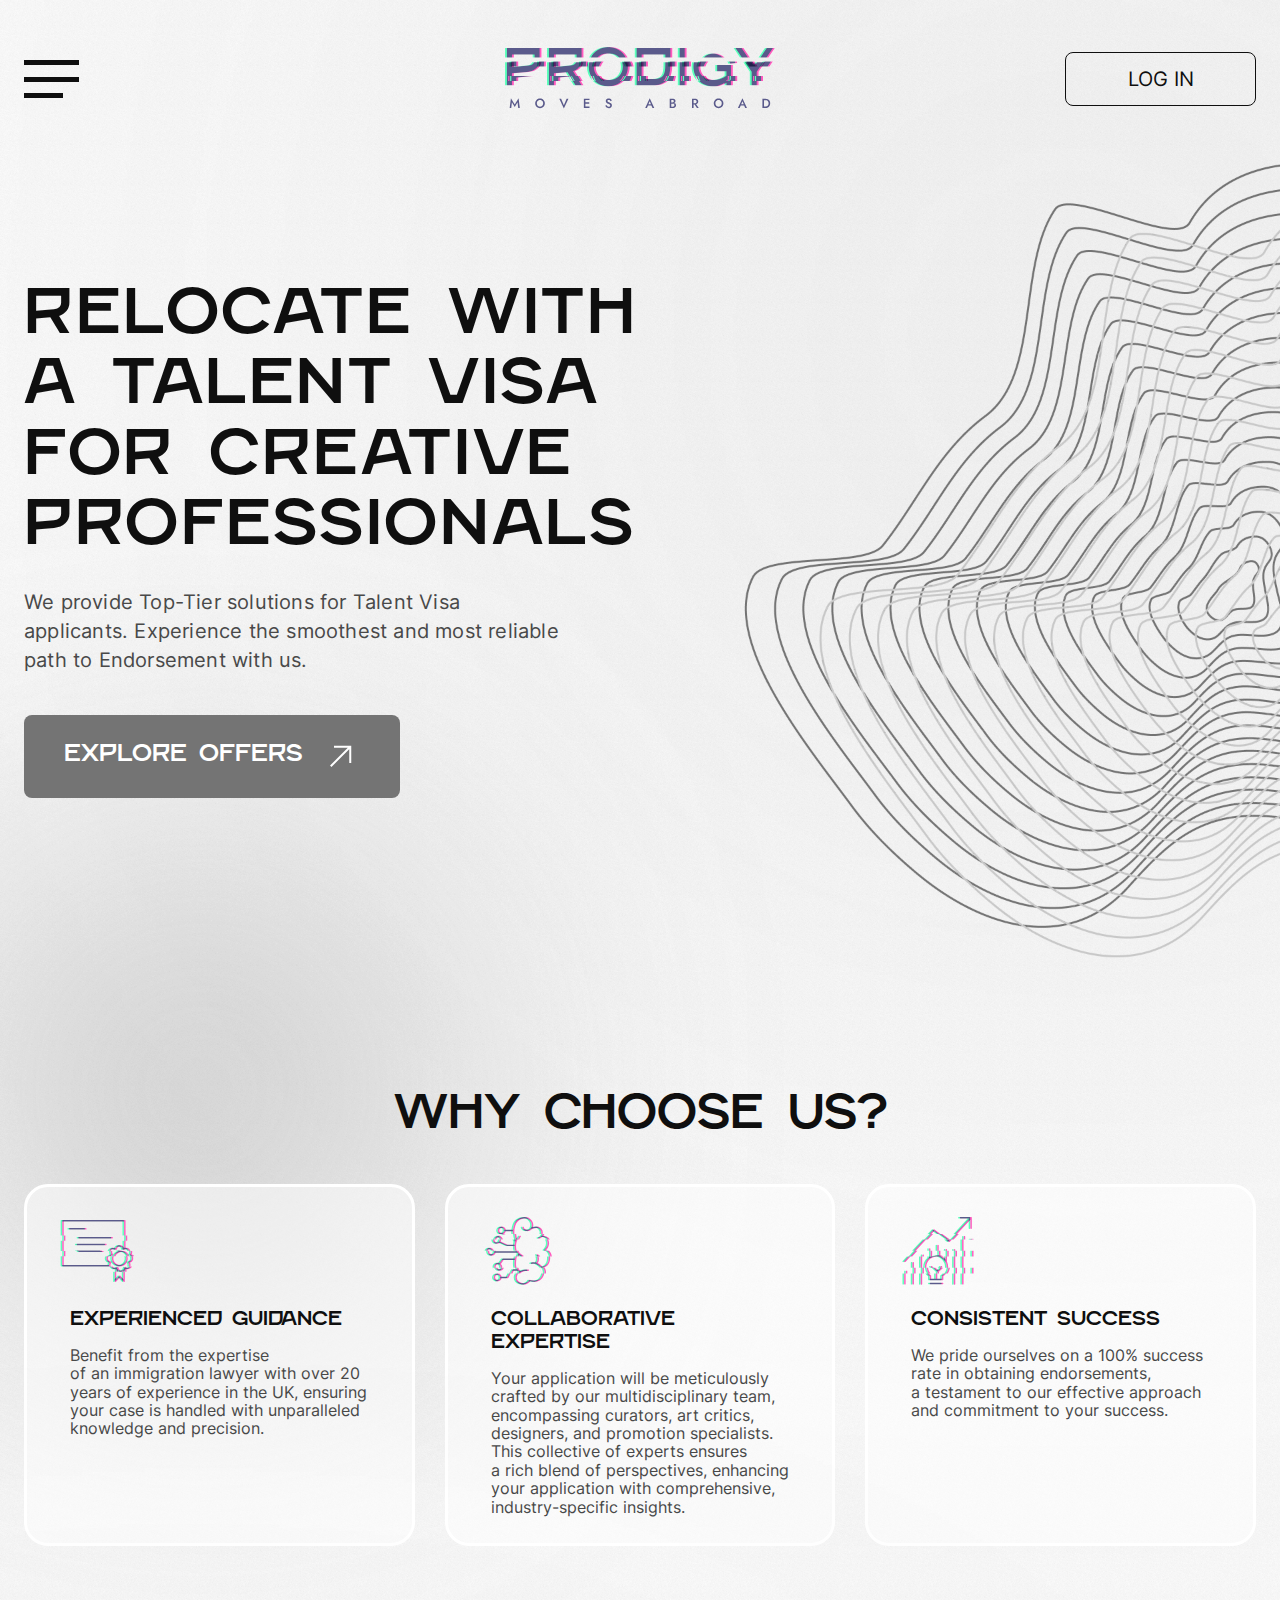
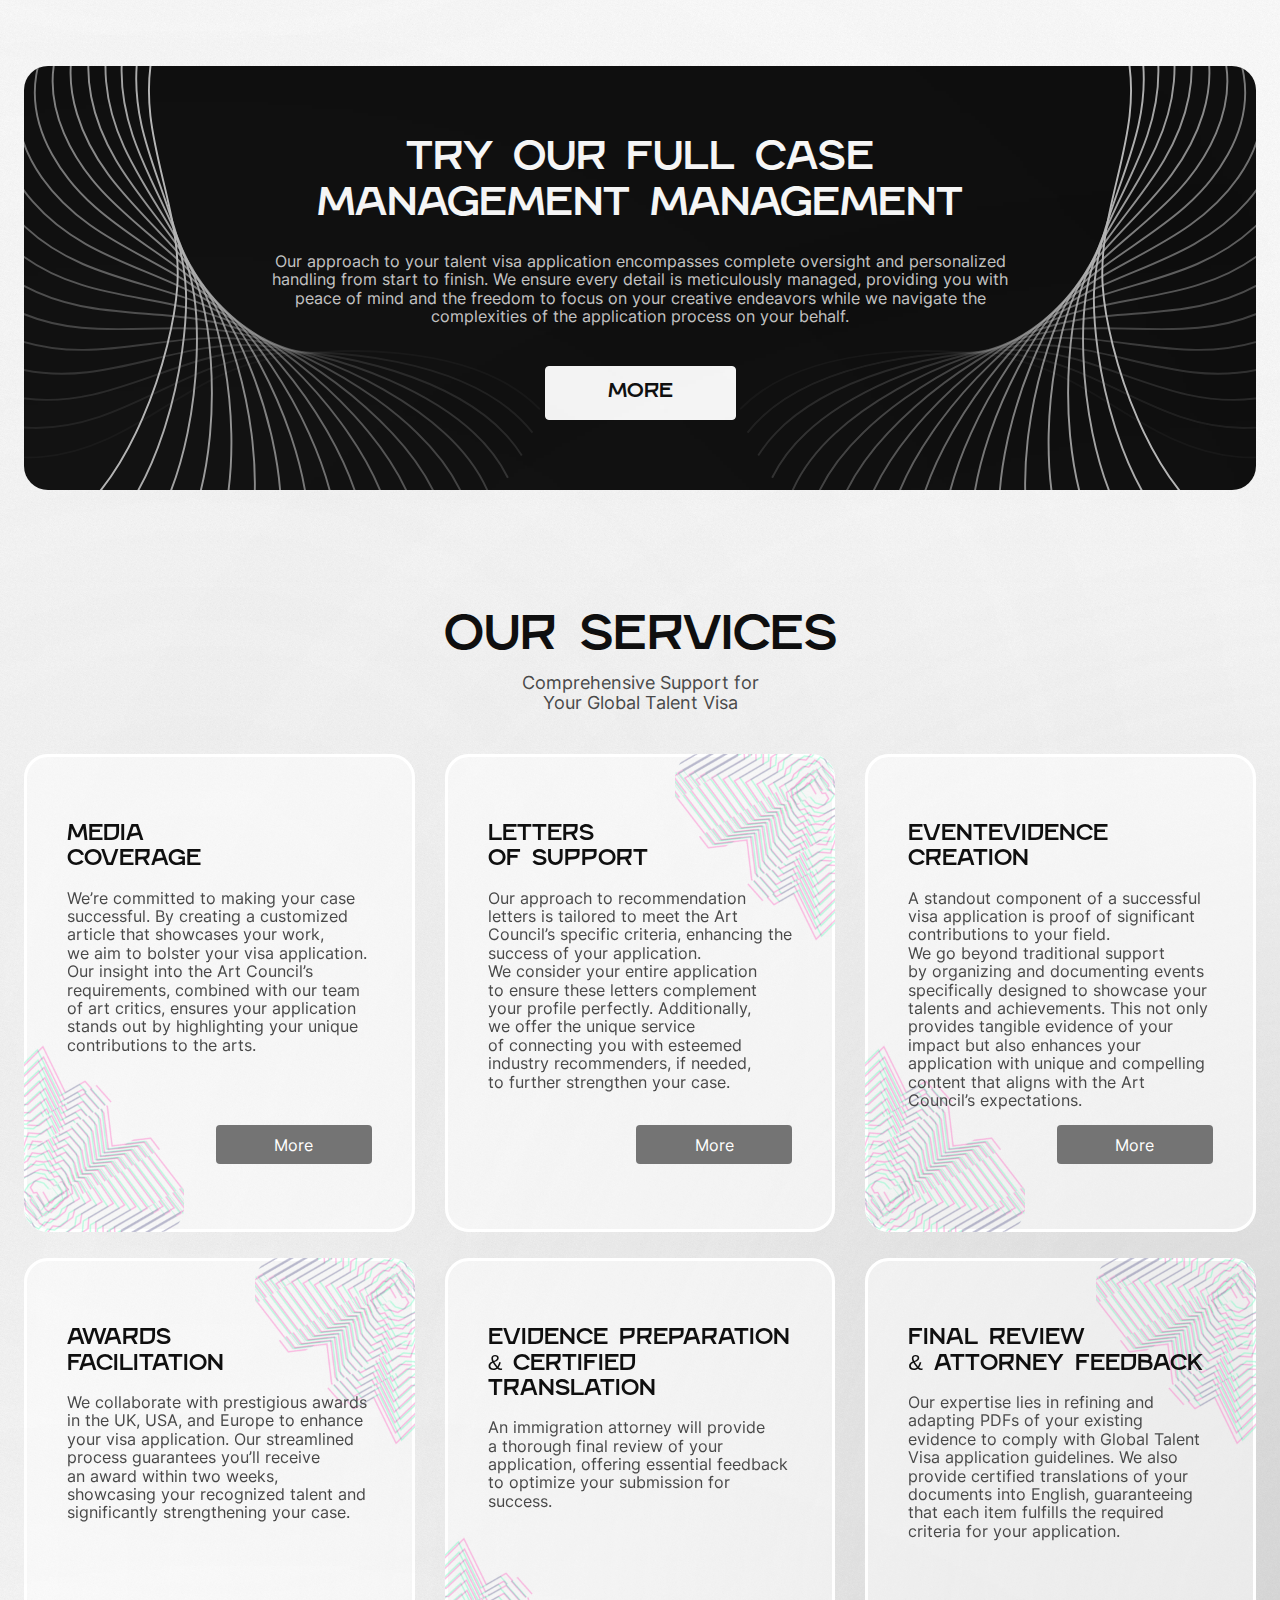
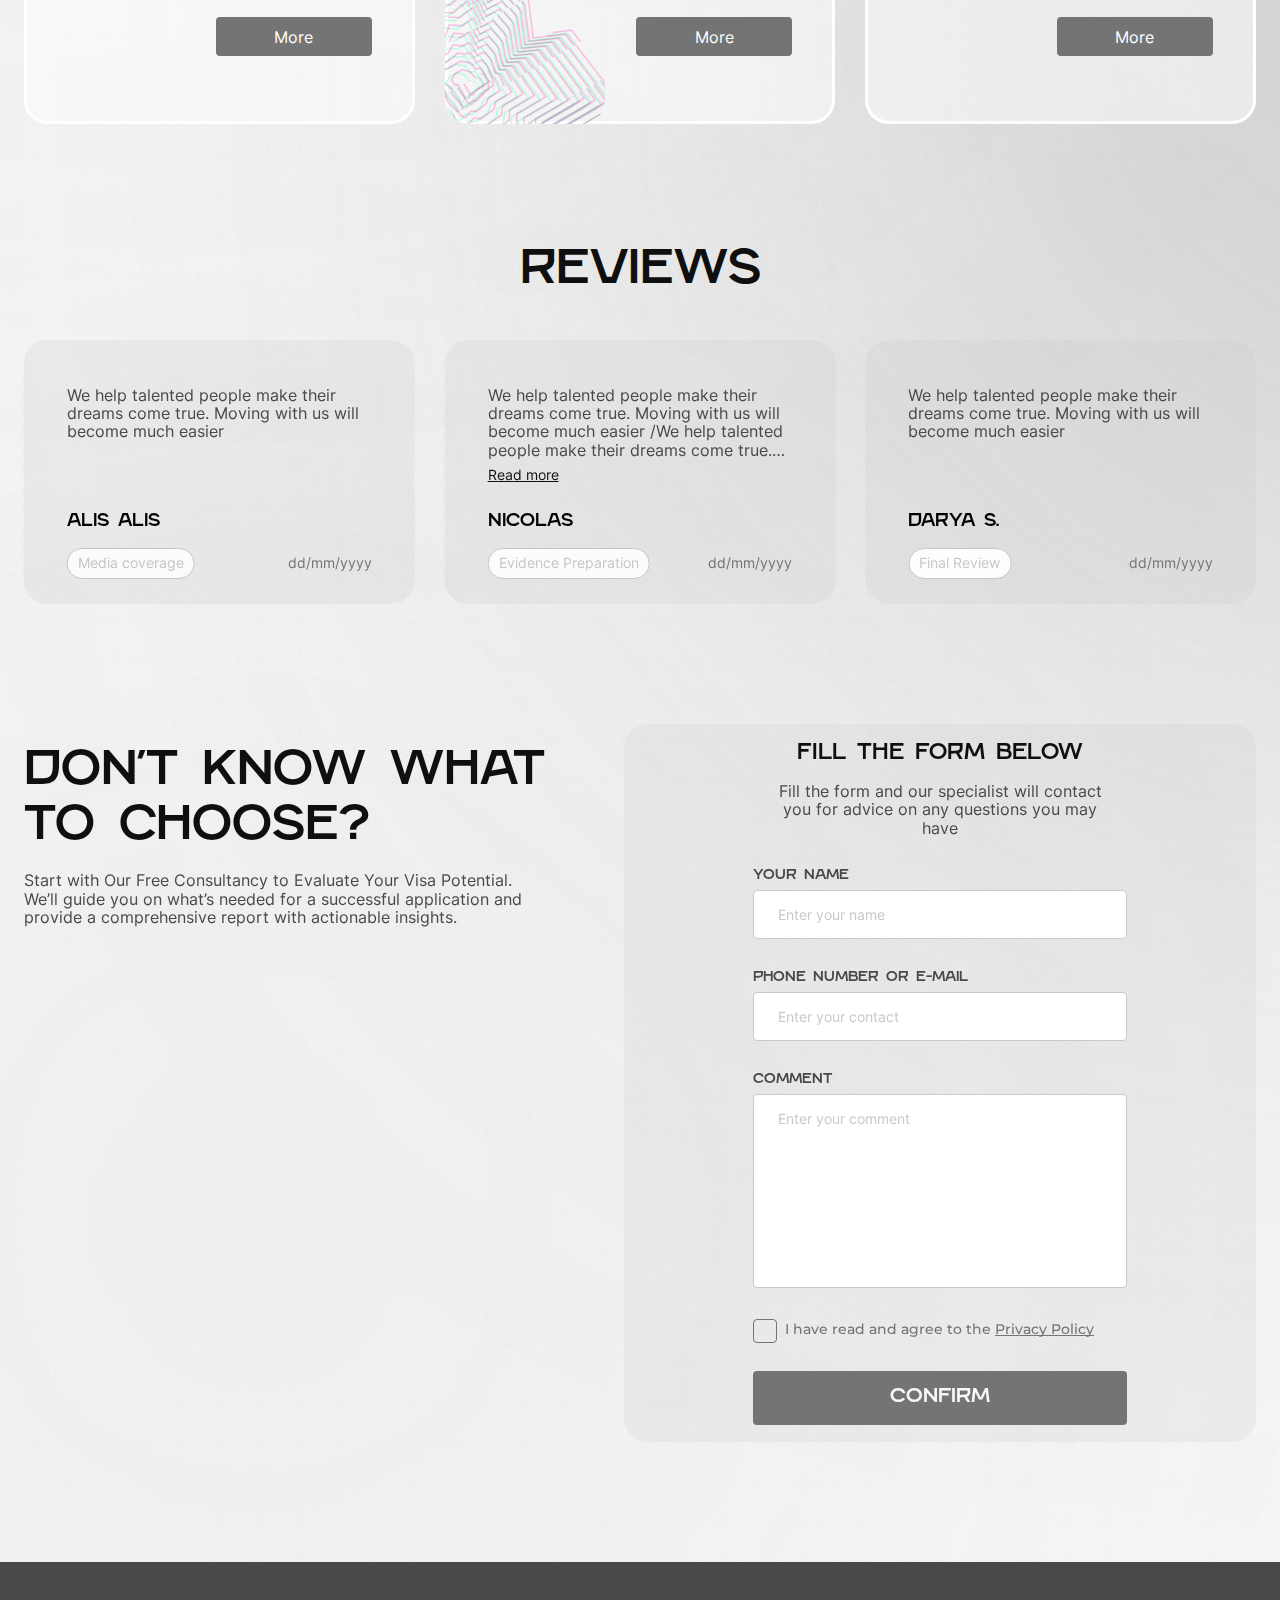
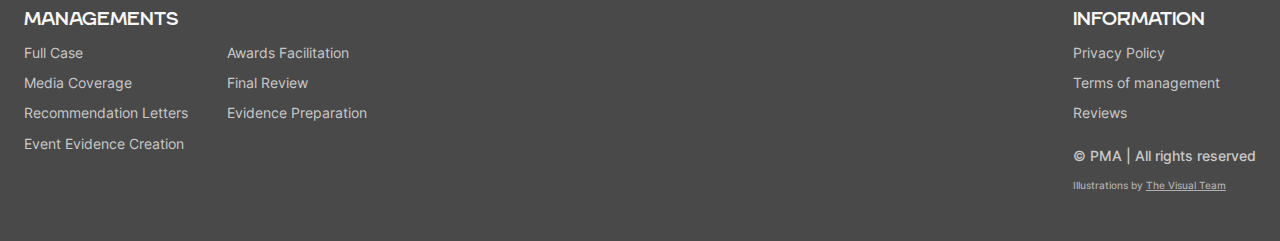
<file: index.html>
<!DOCTYPE html><html lang="ru" class="page"><head><meta charset="UTF-8"><meta name="viewport" content="width=device-width,initial-scale=1"><link rel="shortcut icon" href="favicon.ico" type="image/x-icon"><meta http-equiv="X-UA-Compatible" content="ie=edge"><meta name="theme-color" content="#111111"><title>Главная</title><link rel="preload" href="fonts/Angry-regular.woff2" as="font" type="font/woff2" crossorigin><link rel="preload" href="fonts/Inter-Bold.woff2" as="font" type="font/woff2" crossorigin><link rel="preload" href="fonts/Inter-Medium.woff2" as="font" type="font/woff2" crossorigin><link rel="preload" href="fonts/Inter-Regular.woff2" as="font" type="font/woff2" crossorigin><link rel="preload" href="fonts/Jost-Medium.woff2" as="font" type="font/woff2" crossorigin><link rel="preload" href="fonts/Jost-Regular.woff2" as="font" type="font/woff2" crossorigin><link rel="preload" href="fonts/Montserrat-Bold.woff2" as="font" type="font/woff2" crossorigin><link rel="preload" href="fonts/Montserrat-Medium.woff2" as="font" type="font/woff2" crossorigin><link rel="stylesheet" href="css/vendor.css"><link rel="stylesheet" href="css/main.css"><script defer="defer" src="js/main.js"></script></head><body class="page__body"><div class="site-container"><header class="header"><div class="container header__container"><button class="btn-reset burger"><span></span> <span></span> <span></span></button><nav class="nav"><ul class="list-reset nav__list"><li class="nav__item"><a href="#" class="nav__link">Media coverage</a></li><li class="nav__item"><a href="#" class="nav__link">link</a></li><li class="nav__item"><a href="#" class="nav__link">link</a></li></ul></nav><a href="/" class="logo"><img loading="lazy" src="img/svg/logo.svg" class="img-logo" width="269" height="64" alt="logotype"> </a><button data-popupid="popupAuth" class="btn-reset btn-border header__btn popup__link">log in</button></div></header><main class="main"><section class="hero"><div class="container hero__container"><div class="hero__img"><picture><source srcset="img/hero.webp" type="image/webp"><img src="img/hero.png" class="img-contain" width="1161" height="1113" alt="hero img"></picture></div><h1 class="hero__title">Relocate with<br>a Talent Visa for Creative Professionals</h1><p class="hero__text">We provide Top-Tier solutions for Talent Visa applicants. Experience the smoothest and most reliable path to Endorsement with us.</p><a href="#" class="btn-link hero__btn"><span>Explore offers</span> <svg><use xlink:href="img/sprite.svg#arrowLink"></use></svg></a></div></section><section class="choose"><div class="container choose__container"><h2 class="title choose__title">Why Choose Us?</h2><ul class="list-reset choose__list"><li class="choose__item"><div class="choose__img"><img loading="lazy" src="img/svg/chooseOne.svg" class="img-contain" width="74" height="74" alt="chose logotype"></div><h3 class="choose__name">Experienced Guidance</h3><p class="choose__text">Benefit from the expertise of an immigration lawyer with over 20 years of experience in the UK, ensuring your case is handled with unparalleled knowledge and precision.</p></li><li class="choose__item"><div class="choose__img"><img loading="lazy" src="img/svg/chooseTwo.svg" class="img-contain" width="74" height="74" alt="chose logotype"></div><h3 class="choose__name">Collaborative Expertise</h3><p class="choose__text">Your application will be meticulously crafted by our multidisciplinary team, encompassing curators, art critics, designers, and promotion specialists. This collective of experts ensures a rich blend of perspectives, enhancing your application with comprehensive, industry-specific insights.</p></li><li class="choose__item"><div class="choose__img"><img loading="lazy" src="img/svg/chooseThree.svg" class="img-contain" width="74" height="74" alt="chose logotype"></div><h3 class="choose__name">Consistent Success</h3><p class="choose__text">We pride ourselves on a 100% success rate in obtaining endorsements, a testament to our effective approach and commitment to your success.</p></li></ul></div></section><section class="management"><div class="container management__container"><div class="management__content"><h2 class="management__title">Try Our Full Case Management management</h2><p class="management__text">Our approach to your talent visa application encompasses complete oversight and personalized handling from start to finish. We ensure every detail is meticulously managed, providing you with peace of mind and the freedom to focus on your creative endeavors while we navigate the complexities of the application process on your behalf.</p><a href="#" class="management__btn">more</a></div></div></section><section class="our"><div class="container our__container"><h2 class="title our__title">Our Services</h2><span class="our__description">Comprehensive Support for Your Global Talent Visa</span><div class="our__slider swiper"><div class="swiper-wrapper"><div class="swiper-slide our__slide _bottom"><h3 class="our__name">Media<br>coverage</h3><p class="our__text">We’re committed to making your case successful. By creating a customized article that showcases your work, we aim to bolster your visa application. Our insight into the Art Council’s requirements, combined with our team of art critics, ensures your application stands out by highlighting your unique contributions to the arts.</p><a href="#" class="our__more">More</a></div><div class="swiper-slide our__slide _top"><h3 class="our__name">Letters<br>of Support</h3><p class="our__text">Our approach to recommendation letters is tailored to meet the Art Council’s specific criteria, enhancing the success of your application. We consider your entire application to ensure these letters complement your profile perfectly. Additionally, we offer the unique service of connecting you with esteemed industry recommenders, if needed, to further strengthen your case.</p><a href="#" class="our__more">More</a></div><div class="swiper-slide our__slide _bottom"><h3 class="our__name">EventEvidence<br>Creation</h3><p class="our__text">A standout component of a successful visa application is proof of significant contributions to your field. We go beyond traditional support by organizing and documenting events specifically designed to showcase your talents and achievements. This not only provides tangible evidence of your impact but also enhances your application with unique and compelling content that aligns with the Art Council’s expectations.</p><a href="#" class="our__more">More</a></div><div class="swiper-slide our__slide _top"><h3 class="our__name">Awards<br>Facilitation</h3><p class="our__text">We collaborate with prestigious awards in the UK, USA, and Europe to enhance your visa application. Our streamlined process guarantees you’ll receive an award within two weeks, showcasing your recognized talent and significantly strengthening your case.</p><a href="#" class="our__more">More</a></div><div class="swiper-slide our__slide _bottom"><h3 class="our__name">Evidence Preparation & Certified Translation</h3><p class="our__text">An immigration attorney will provide a thorough final review of your application, offering essential feedback to optimize your submission for success.</p><a href="#" class="our__more">More</a></div><div class="swiper-slide our__slide _top"><h3 class="our__name">Final Review<br>& Attorney Feedback</h3><p class="our__text">Our expertise lies in refining and adapting PDFs of your existing evidence to comply with Global Talent Visa application guidelines. We also provide certified translations of your documents into English, guaranteeing that each item fulfills the required criteria for your application.</p><a href="#" class="our__more">More</a></div></div></div></div></section><section class="reviews"><div class="container reviews__container"><h2 class="title reviews__title">reviews</h2><div class="reviews__slider swiper"><div class="swiper-wrapper"><div class="swiper-slide reviews__slide"><p class="reviews__text">We help talented people make their dreams come true. Moving with us will become much easier /We help talented people make their dreams come true. Moving with us will We help talented people make their dreams come true. Moving with us will become much easier /We help talented people make their dreams come true. Moving with us will…</p><button class="btn-reset reviews__more">Read more</button> <span class="reviews__user">Nicolas</span><div class="reviews__bottom"><span class="reviews__type">Evidence Preparation</span> <span class="reviews__date">dd/mm/yyyy</span></div></div><div class="swiper-slide reviews__slide"><p class="reviews__text">We help talented people make their dreams come true. Moving with us will become much easier</p><span class="reviews__user">Darya S.</span><div class="reviews__bottom"><span class="reviews__type">Final Review</span> <span class="reviews__date">dd/mm/yyyy</span></div></div><div class="swiper-slide reviews__slide"><p class="reviews__text">We help talented people make their dreams come true. Moving with us will become much easier</p><span class="reviews__user">Alis Alis</span><div class="reviews__bottom"><span class="reviews__type">Media coverage</span> <span class="reviews__date">dd/mm/yyyy</span></div></div><div class="swiper-slide reviews__slide"><p class="reviews__text">We help talented people make their dreams come true. Moving with us will become much easier /We help talented people make their dreams come true. Moving with us will We help talented people make their dreams come true. Moving with us will become much easier /We help talented people make their dreams come true. Moving with us will</p><button class="btn-reset reviews__more">Read more</button> <span class="reviews__user">Nicolas</span><div class="reviews__bottom"><span class="reviews__type">Evidence Preparation</span> <span class="reviews__date">dd/mm/yyyy</span></div></div><div class="swiper-slide reviews__slide"><p class="reviews__text">We help talented people make their dreams come true. Moving with us will become much easier</p><span class="reviews__user">Darya S.</span><div class="reviews__bottom"><span class="reviews__type">Final Review</span> <span class="reviews__date">dd/mm/yyyy</span></div></div><div class="swiper-slide reviews__slide"><p class="reviews__text">We help talented people make their dreams come true. Moving with us will become much easier</p><span class="reviews__user">Alis Alis</span><div class="reviews__bottom"><span class="reviews__type">Media coverage</span> <span class="reviews__date">dd/mm/yyyy</span></div></div></div></div></div></section><section class="contact"><div class="container contact__container"><div class="contact__left"><h2 class="title contact__title">Don’t Know What to Choose?</h2><p class="contact__text">Start with Our Free Consultancy to Evaluate Your Visa Potential. We’ll guide you on what’s needed for a successful application and provide a comprehensive report with actionable insights.</p><div class="contact__img"><picture><source srcset="img/contact.webp" type="image/webp"><img loading="lazy" src="img/contact.png" class="img-contain" width="444" height="444" alt="decor"></picture></div></div><div class="contact__right"><span class="contact__name">Fill the form below</span><p class="contact__description">Fill the form and our specialist will contact you for advice on any questions you may have</p><form class="contact__form"><div class="form__item"><span class="contact__label">Your name</span><div class="input"><input type="text" placeholder="Enter your name"></div></div><div class="form__item"><span class="contact__label">Phone number or e-mail</span><div class="input"><input type="text" placeholder="Enter your contact"></div></div><div class="form__item"><span class="contact__label">Comment</span><div class="textarea"><textarea placeholder="Enter your comment"></textarea></div></div><label class="checkbox"><input type="checkbox"> <span>I have read and agree to the <a href="#">Privacy Policy</a></span></label> <button class="btn-reset btn contact__btn" type="button">Confirm</button></form></div></div></section></main><footer class="footer"><div class="container footer__container"><a href="/" class="footer__logo"><img loading="lazy" src="img/svg/logoWhite.svg" class="img-contain" width="229" height="50" alt="footer logo"></a><div class="footer__left"><span class="footer__title">managements</span><div class="footer__lists"><ul class="list-reset footer__list"><li class="footer__item"><a href="#" class="footer__link">Full Case</a></li><li class="footer__item"><a href="#" class="footer__link">Media Coverage</a></li><li class="footer__item"><a href="#" class="footer__link">Recommendation Letters</a></li><li class="footer__item"><a href="#" class="footer__link">Event Evidence Creation</a></li></ul><ul class="list-reset footer__list"><li class="footer__item"><a href="#" class="footer__link">Awards Facilitation</a></li><li class="footer__item"><a href="#" class="footer__link">Final Review</a></li><li class="footer__item"><a href="#" class="footer__link">Evidence Preparation</a></li></ul></div></div><div class="footer__right"><span class="footer__title">information</span><ul class="list-reset footer__list"><li class="footer__item"><a href="#" class="footer__link">Privacy Policy</a></li><li class="footer__item"><a href="#" class="footer__link">Terms of management</a></li><li class="footer__item"><a href="#" class="footer__link">Reviews</a></li></ul><span class="footer__description">© PMA | All rights reserved</span><p class="footer__Illustrations">Illustrations by <a href="#">The Visual Team</a></p></div></div></footer></div><div id="popupRegistration" class="popup popup-user"><div class="popup__body"><div class="popup__content"><button class="btn-reset popup__close close__popup"><svg><use xlink:href="img/sprite.svg#close"></use></svg></button><div class="popup__left _light"><div class="popup__img"><img loading="lazy" src="img/svg/popupLight.svg" class="img-contain" width="500" height="500" alt="decor"></div></div><div class="popup__right"><form class="popup__form"><span class="popup__title">Registration</span><p class="popup__description">Fill the form and create your personal account</p><div class="form__item"><span class="contact__label">Your name:</span><div class="input"><input type="text" placeholder="Enter your name"></div></div><div class="form__item"><span class="contact__label">Your family name:</span><div class="input"><input type="text" placeholder="Enter your family name"></div></div><div class="form__item"><span class="contact__label">Phone number or e-mail:</span><div class="input"><input type="text" placeholder="Enter your contactEnter your contact"></div></div><div class="form__item"><span class="contact__label">Password</span><div class="input _password"><input type="password" placeholder="Enter your password"> <button type="button" class="btn-reset"><svg><use xlink:href="img/sprite.svg#eye"></use></svg></button></div></div><label class="checkbox"><input type="checkbox"> <span>I have read and agree to the <a href="#">Privacy Policy</a></span></label> <button class="btn-reset btn popup__btn">Register</button> <span class="popup__quest">Already registered?</span> <a data-popupid="popupAuth" class="popup__switch popup__link">Log in</a></form></div></div></div></div><div id="popupAuth" class="popup popup-user"><div class="popup__body"><div class="popup__content"><button class="btn-reset popup__close close__popup"><svg><use xlink:href="img/sprite.svg#close"></use></svg></button><div class="popup__left _dark"><div class="popup__img"><img loading="lazy" src="img/svg/popupDark.svg" class="img-contain" width="500" height="500" alt="decor"></div></div><div class="popup__right"><form id="formAuthOne" class="popup__form _active"><span class="popup__title">Login to your account</span><p class="popup__description">Please log in to this page</p><div class="form__item"><span class="contact__label">Phone number or e-mail</span><div class="input"><input type="text" placeholder="Enter your contact"></div></div><div class="form__item"><span class="contact__label">Password</span><div class="input _password"><input type="password" placeholder="Enter your password"> <button type="button" class="btn-reset"><svg><use xlink:href="img/sprite.svg#eye"></use></svg></button></div></div><button id="forgotPassword" type="button" class="btn-reset popup__forgot">Forgot your password?</button> <button type="button" class="btn-reset btn popup__btn">Log in</button> <span class="popup__quest">First time on the site</span> <a data-popupid="popupRegistration" class="popup__switch popup__link">Register</a></form><form id="formAuthTwo" class="popup__form"><span class="popup__title">Forgot your password?</span><p class="popup__description _long">Enter the e-mail or phone number specified during registration and we will send a code to it to restore access</p><div class="form__item"><span class="contact__label">Phone number or e-mail</span><div class="input"><input type="text" placeholder="Enter your contact"></div></div><button id="sendCodeBtn" type="button" class="btn-reset btn popup__btn">send a code</button> <span class="popup__quest">First time on the site</span> <a id="linkLogin" class="popup__switch link-to-login">Log in</a></form><form id="formAuthThree" class="popup__form"><span class="popup__title">Forgot your password?</span><p class="popup__description _long">Enter the code from the letter or SMS</p><div class="popup__code"><span>code</span><div class="inputCode"><input type="text" maxlength="1"> <input type="text" maxlength="1"> <input type="text" maxlength="1"> <input type="text" maxlength="1"></div></div><button id="confirmCodeBtn" type="button" class="btn-reset btn popup__btn">Confirm</button><div class="timer"><p>Resend the code in <span id="timerCount">01:30</span></p><button type="button" class="btn-reset popup__switch">Resend the code</button></div></form><form id="formAuthFour" class="popup__form"><span class="popup__title">Forgot your password?</span><p class="popup__description _long">Enter a new password</p><div class="form__item"><span class="contact__label">new Password</span><div class="input _password"><input type="password" placeholder="Enter your password"> <button type="button" class="btn-reset"><svg><use xlink:href="img/sprite.svg#eye"></use></svg></button></div></div><div class="form__item"><span class="contact__label">Repeat the Password</span><div class="input _password"><input type="password" placeholder="Enter your password"> <button type="button" class="btn-reset"><svg><use xlink:href="img/sprite.svg#eye"></use></svg></button></div></div><button id="changePasswordBtn" type="button" class="btn-reset btn popup__btn">Change</button> <a id="linkLogin" class="popup__switch link-to-login">Log in</a></form><form id="formAuthFive" class="popup__form"><span class="popup__title">You have successfully changed your password</span><p class="popup__description _long">Login with new registration details</p><button id="buttonChangePassword" type="button" class="btn-reset btn popup__btn link-to-login">Log in</button></form></div></div></div></div></body></html>
</file>
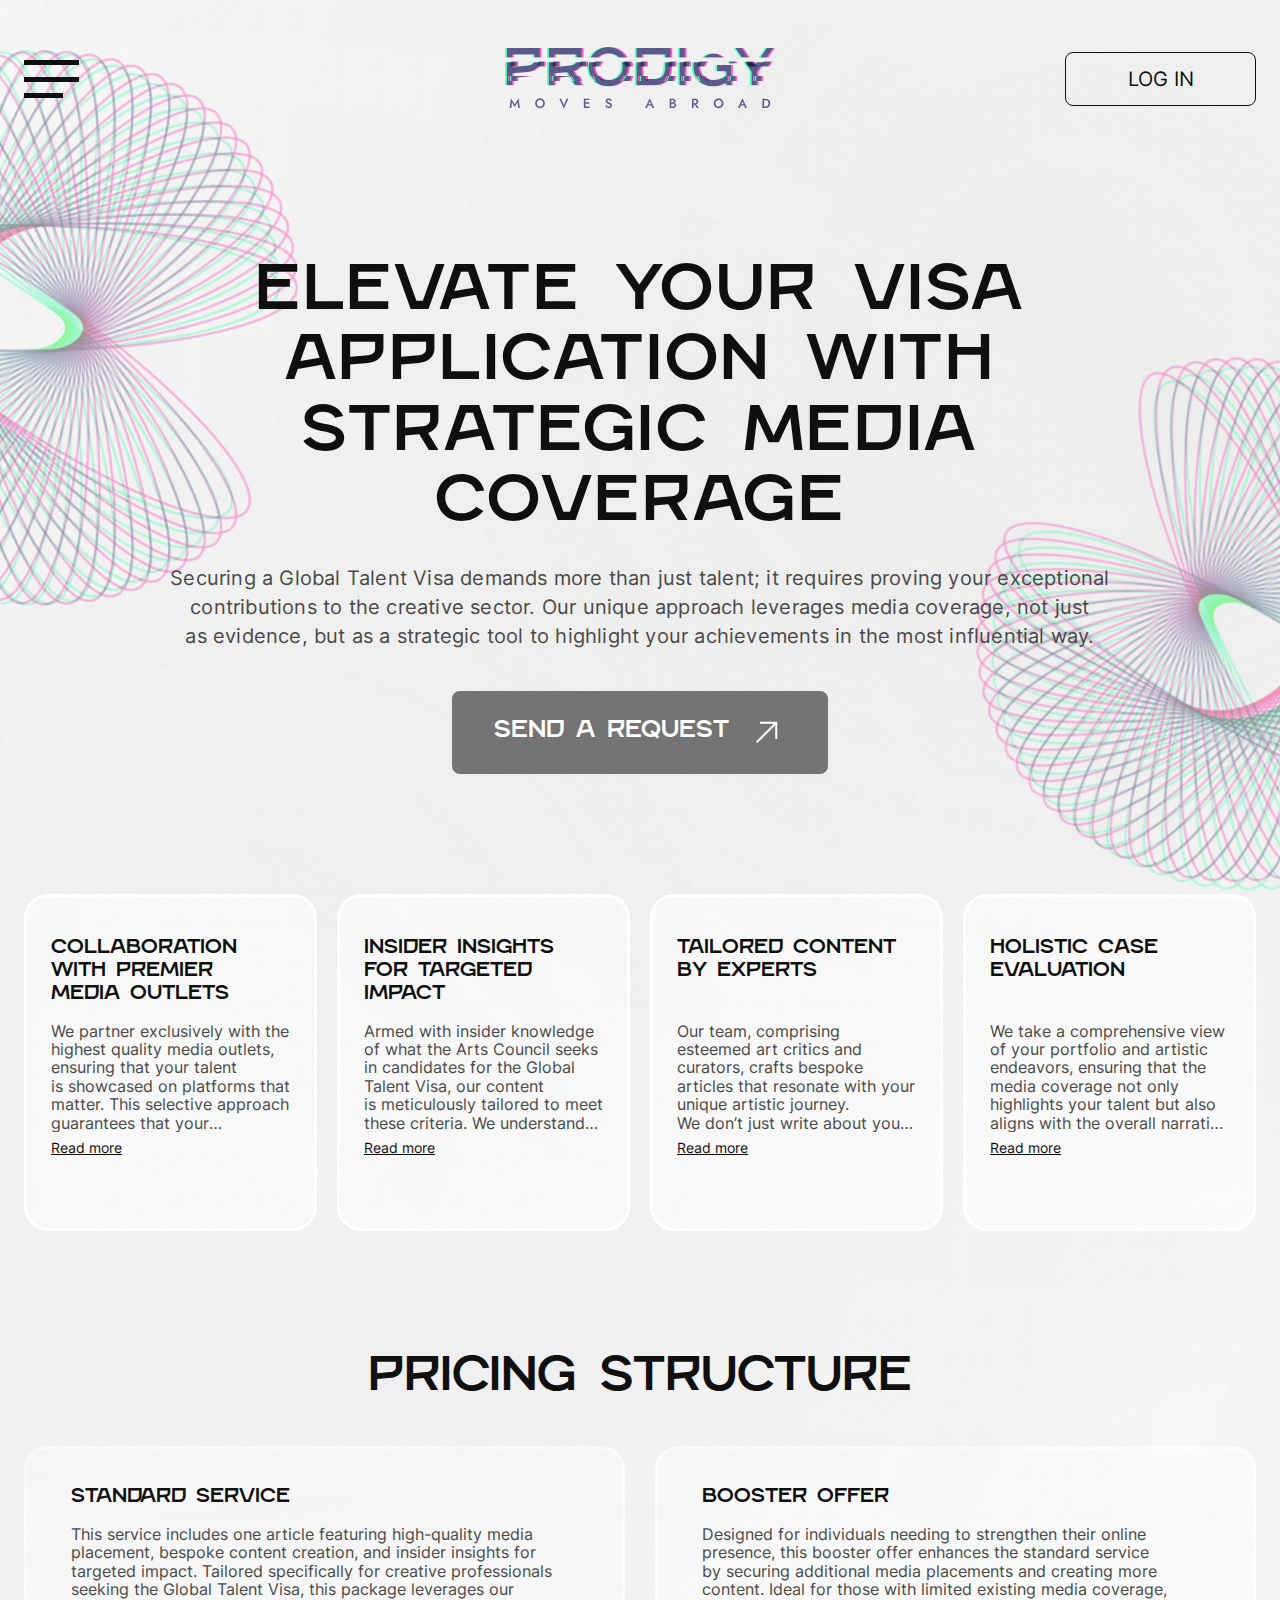
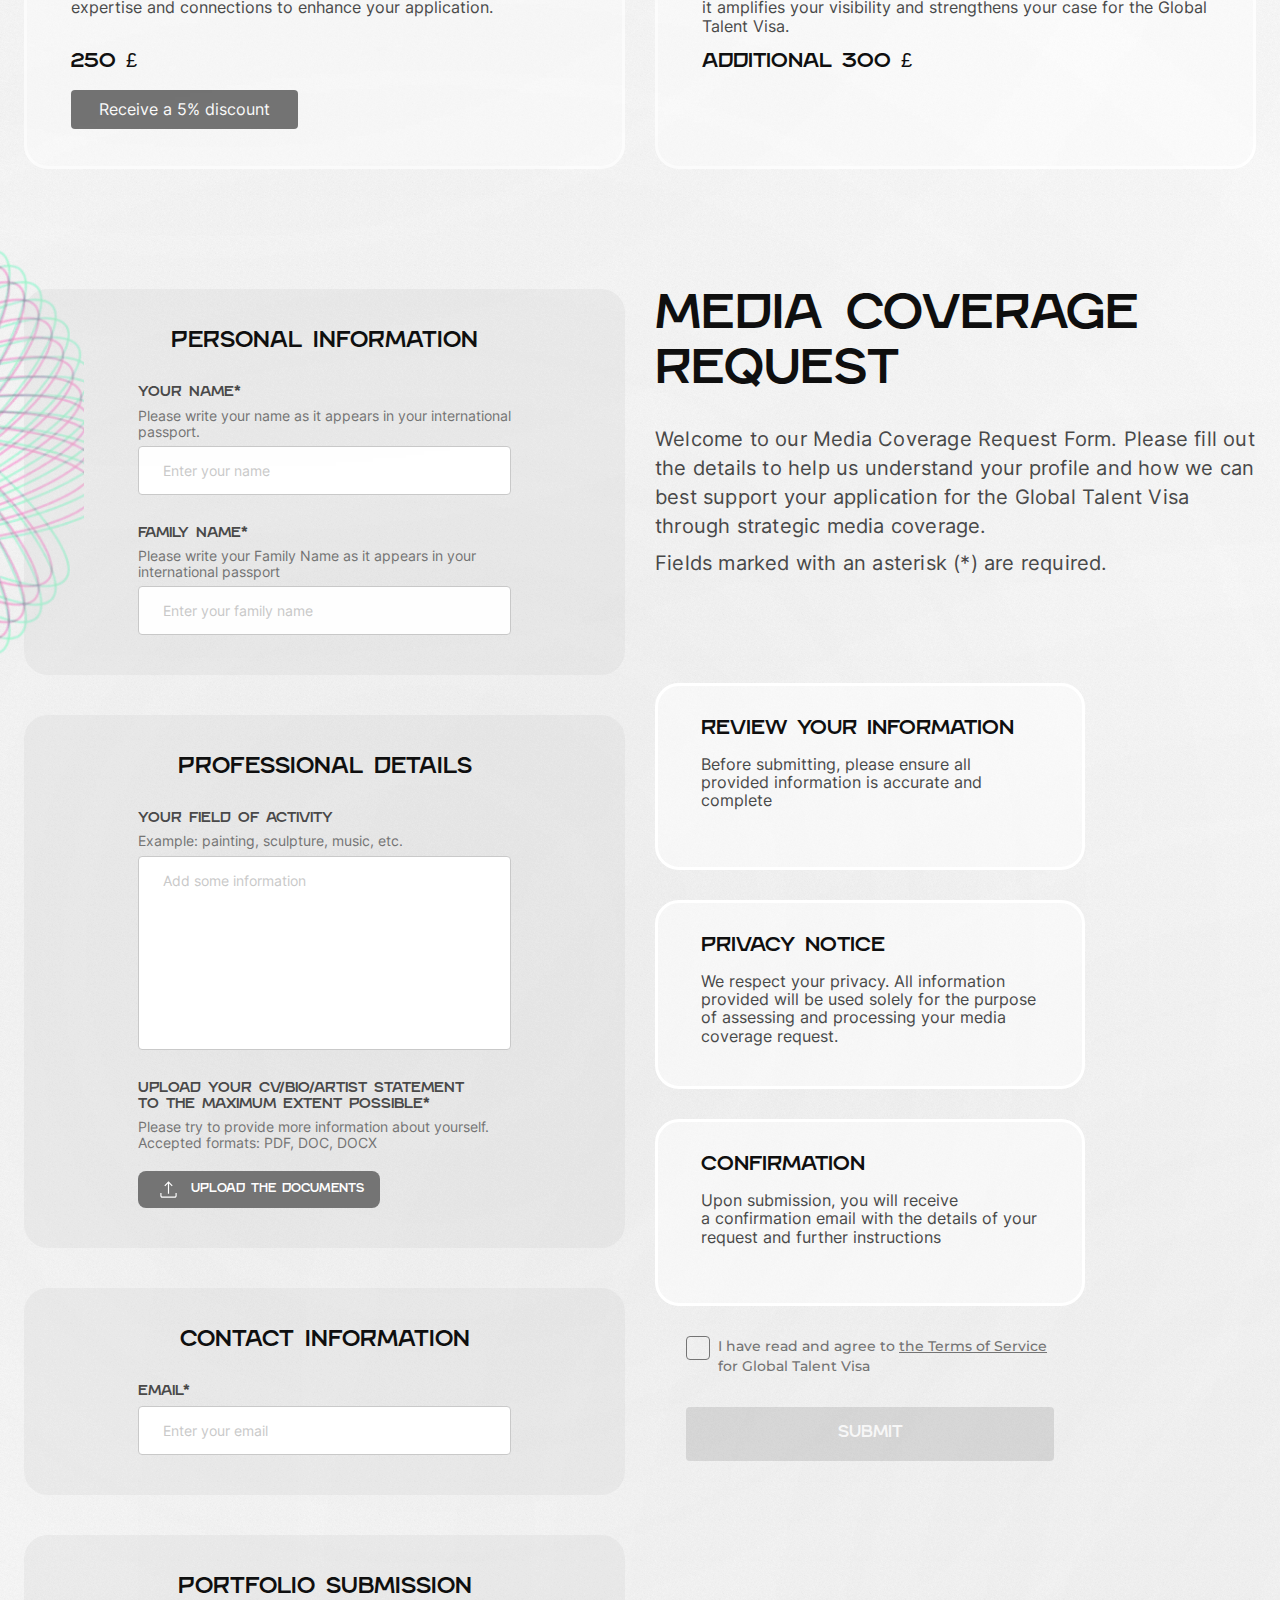
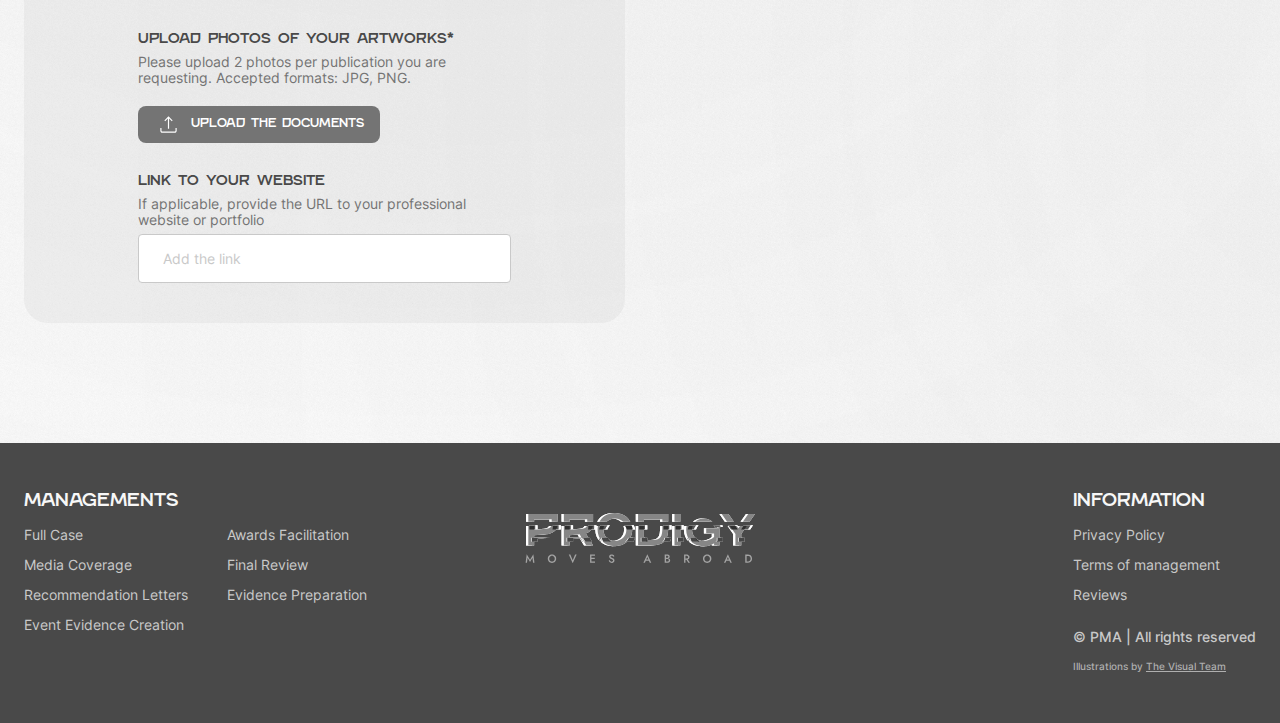
<file: media.html>
<!DOCTYPE html><html lang="ru" class="page"><head><meta charset="UTF-8"><meta name="viewport" content="width=device-width,initial-scale=1"><link rel="shortcut icon" href="favicon.ico" type="image/x-icon"><meta http-equiv="X-UA-Compatible" content="ie=edge"><meta name="theme-color" content="#111111"><title>Media coverage</title><link rel="preload" href="fonts/Angry-regular.woff2" as="font" type="font/woff2" crossorigin><link rel="preload" href="fonts/Inter-Bold.woff2" as="font" type="font/woff2" crossorigin><link rel="preload" href="fonts/Inter-Medium.woff2" as="font" type="font/woff2" crossorigin><link rel="preload" href="fonts/Inter-Regular.woff2" as="font" type="font/woff2" crossorigin><link rel="preload" href="fonts/Jost-Medium.woff2" as="font" type="font/woff2" crossorigin><link rel="preload" href="fonts/Jost-Regular.woff2" as="font" type="font/woff2" crossorigin><link rel="preload" href="fonts/Montserrat-Bold.woff2" as="font" type="font/woff2" crossorigin><link rel="preload" href="fonts/Montserrat-Medium.woff2" as="font" type="font/woff2" crossorigin><link rel="stylesheet" href="css/vendor.css"><link rel="stylesheet" href="css/main.css"><script defer="defer" src="js/main.js"></script></head><body class="page__body"><div class="site-container"><header class="header"><div class="container header__container"><button class="btn-reset burger"><span></span> <span></span> <span></span></button><nav class="nav"><ul class="list-reset nav__list"><li class="nav__item"><a href="#" class="nav__link">Media coverage</a></li><li class="nav__item"><a href="#" class="nav__link">link</a></li><li class="nav__item"><a href="#" class="nav__link">link</a></li></ul></nav><a href="/" class="logo"><img loading="lazy" src="img/svg/logo.svg" class="img-logo" width="269" height="64" alt="logotype"> </a><button data-popupid="popupAuth" class="btn-reset btn-border header__btn popup__link">log in</button></div></header><main class="main"><section class="coverage"><div class="coverage__img-top"><picture><source srcset="img/circle.webp" type="image/webp"><img loading="lazy" src="img/circle.png" class="img-contain" width="539" height="556" alt="decor"></picture></div><div class="coverage__img-bottom"><picture><source srcset="img/circle.webp" type="image/webp"><img loading="lazy" src="img/circle.png" class="img-contain" width="510" height="526" alt="decor"></picture></div><div class="container coverage__container"><h1 class="coverage__title">Elevate Your Visa Application with Strategic Media Coverage</h1><p class="coverage__description">Securing a Global Talent Visa demands more than just talent; it requires proving your exceptional contributions to the creative sector. Our unique approach leverages media coverage, not just as evidence, but as a strategic tool to highlight your achievements in the most influential way.</p><button data-popupid="popupTermsOfService" class="btn-reset btn-link coverage__btn popup__link"><span>send a request</span> <svg><use xlink:href="img/sprite.svg#arrowLink"></use></svg></button><ul class="list-reset coverage__list"><li class="coverage__item"><span class="coverage__name">Collaboration with Premier Media Outlets</span><p class="coverage__text">We partner exclusively with the highest quality media outlets, ensuring that your talent is showcased on platforms that matter. This selective approach guarantees that your achievements are recognized and valued, making a significant impact on your visa application.</p><button class="btn-reset coverage__more">Read more</button></li><li class="coverage__item"><span class="coverage__name">Insider Insights for Targeted Impact</span><p class="coverage__text">Armed with insider knowledge of what the Arts Council seeks in candidates for the Global Talent Visa, our content is meticulously tailored to meet these criteria. We understand the nuances of what makes an application successful and integrate this insight into every article, aligning your media coverage with the specific goals of your visa application.</p><button class="btn-reset coverage__more">Read more</button></li><li class="coverage__item"><span class="coverage__name">Tailored Content by Experts</span><p class="coverage__text">Our team, comprising esteemed art critics and curators, crafts bespoke articles that resonate with your unique artistic journey. We don’t just write about you; we narrate your story through the lens of your significant contributions to the arts, ensuring every piece is a testament to your exceptional talent.</p><button class="btn-reset coverage__more">Read more</button></li><li class="coverage__item"><span class="coverage__name">Holistic Case Evaluation</span><p class="coverage__text">We take a comprehensive view of your portfolio and artistic endeavors, ensuring that the media coverage not only highlights your talent but also aligns with the overall narrative of your visa application. This holistic approach ensures that every aspect of your art and achievements is considered, making a compelling case for your Global Talent Visa.</p><button class="btn-reset coverage__more">Read more</button></li></ul></div></section><section class="pricing"><div class="container pricing__container"><h2 class="title pricing__title">Pricing Structure</h2><ul class="list-reset pricing__items"><li class="pricing__item"><span class="pricing__name">Standard Service</span><p class="pricing__text">This service includes one article featuring high-quality media placement, bespoke content creation, and insider insights for targeted impact. Tailored specifically for creative professionals seeking the Global Talent Visa, this package leverages our expertise and connections to enhance your application.</p><span class="pricing__count">250 £</span><div class="pricing__sale"><span>Receive a 5% discount</span></div></li><li class="pricing__item"><span class="pricing__name">Booster Offer</span><p class="pricing__text">Designed for individuals needing to strengthen their online presence, this booster offer enhances the standard service by securing additional media placements and creating more content. Ideal for those with limited existing media coverage, it amplifies your visibility and strengthens your case for the Global Talent Visa.</p><span class="pricing__count">Additional 300 £</span><div class="pricing__sale"></div></li></ul></div></section><section class="request"><form class="container request__container"><div class="request__items"><div class="request__img"><picture><source srcset="img/circle.webp" type="image/webp"><img loading="lazy" src="img/circle.png" class="img-contain" width="510" height="526" alt="decor"></picture></div><div class="request__item"><div class="request__content"><span class="request__name">Personal Information</span><div class="form__item"><span class="contact__label">Your name*</span><p class="example">Please write your name as it appears in your international passport.</p><div class="input"><input type="text" placeholder="Enter your name"></div></div><div class="form__item"><span class="contact__label">Family Name*</span><p class="example">Please write your Family Name as it appears in your international passport</p><div class="input"><input type="text" placeholder="Enter your family name"></div></div></div></div><div class="request__item"><div class="request__content"><span class="request__name">Professional Details</span><div class="form__item"><span class="contact__label">Your Field of Activity</span> <span class="example">Example: painting, sculpture, music, etc.</span><div class="textarea"><textarea placeholder="Add some information"></textarea></div></div><div class="form__item"><span class="contact__label">Upload your CV/BIO/Artist Statement to the maximum extent possible*</span> <span class="example">Please try to provide more information about yourself. Accepted formats: PDF, DOC, DOCX</span> <label class="upload"><input type="file" multiple="multiple"> <span><svg><use xlink:href="img/sprite.svg#upload"></use></svg> <span>Upload the documents</span></span></label></div></div></div><div class="request__item"><div class="request__content"><span class="request__name">Contact Information</span><div class="form__item"><span class="contact__label">Email*</span><div class="input"><input type="text" placeholder="Enter your email"></div></div></div></div><div class="request__item"><div class="request__content"><span class="request__name">Portfolio Submission</span><div class="form__item"><span class="contact__label">Upload Photos of Your Artworks*</span> <span class="example">Please upload 2 photos per publication you are requesting. Accepted formats: JPG, PNG.</span> <label class="upload"><input type="file" multiple="multiple"> <span><svg><use xlink:href="img/sprite.svg#upload"></use></svg> <span>Upload the documents</span></span></label></div><div class="form__item"><span class="contact__label">Link to Your Website</span> <span class="example">If applicable, provide the URL to your professional website or portfolio</span><div class="input"><input type="text" placeholder="Add the link"></div></div></div></div></div><div class="request__header"><h2 class="title request__title">media coverage request</h2><p class="request__description">Welcome to our Media Coverage Request Form. Please fill out the details to help us understand your profile and how we can best support your application for the Global Talent Visa through strategic media coverage.<br><span>Fields marked with an asterisk (*) are required.</span></p></div><div class="request__bottom"><div class="request__bottom-container"><div class="request__info"><span>Review Your Information</span><p>Before submitting, please ensure all provided information is accurate and complete</p></div><div class="request__info"><span>Privacy Notice</span><p>We respect your privacy. All information provided will be used solely for the purpose of assessing and processing your media coverage request.</p></div><div class="request__info"><span>Confirmation</span><p>Upon submission, you will receive a confirmation email with the details of your request and further instructions</p></div><label class="checkbox"><input type="checkbox"> <span>I have read and agree to <a href="#">the Terms of Service </a>for Global Talent Visa</span></label> <button type="button" class="btn-reset btn request__btn" disabled="disabled">Submit</button></div></div></form></section></main><footer class="footer"><div class="container footer__container"><a href="/" class="footer__logo"><img loading="lazy" src="img/svg/logoWhite.svg" class="img-contain" width="229" height="50" alt="footer logo"></a><div class="footer__left"><span class="footer__title">managements</span><div class="footer__lists"><ul class="list-reset footer__list"><li class="footer__item"><a href="#" class="footer__link">Full Case</a></li><li class="footer__item"><a href="#" class="footer__link">Media Coverage</a></li><li class="footer__item"><a href="#" class="footer__link">Recommendation Letters</a></li><li class="footer__item"><a href="#" class="footer__link">Event Evidence Creation</a></li></ul><ul class="list-reset footer__list"><li class="footer__item"><a href="#" class="footer__link">Awards Facilitation</a></li><li class="footer__item"><a href="#" class="footer__link">Final Review</a></li><li class="footer__item"><a href="#" class="footer__link">Evidence Preparation</a></li></ul></div></div><div class="footer__right"><span class="footer__title">information</span><ul class="list-reset footer__list"><li class="footer__item"><a href="#" class="footer__link">Privacy Policy</a></li><li class="footer__item"><a href="#" class="footer__link">Terms of management</a></li><li class="footer__item"><a href="#" class="footer__link">Reviews</a></li></ul><span class="footer__description">© PMA | All rights reserved</span><p class="footer__Illustrations">Illustrations by <a href="#">The Visual Team</a></p></div></div></footer></div><div id="popupRegistration" class="popup popup-user"><div class="popup__body"><div class="popup__content"><button class="btn-reset popup__close close__popup"><svg><use xlink:href="img/sprite.svg#close"></use></svg></button><div class="popup__left _light"><div class="popup__img"><img loading="lazy" src="img/svg/popupLight.svg" class="img-contain" width="500" height="500" alt="decor"></div></div><div class="popup__right"><form class="popup__form"><span class="popup__title">Registration</span><p class="popup__description">Fill the form and create your personal account</p><div class="form__item"><span class="contact__label">Your name:</span><div class="input"><input type="text" placeholder="Enter your name"></div></div><div class="form__item"><span class="contact__label">Your family name:</span><div class="input"><input type="text" placeholder="Enter your family name"></div></div><div class="form__item"><span class="contact__label">Phone number or e-mail:</span><div class="input"><input type="text" placeholder="Enter your contactEnter your contact"></div></div><div class="form__item"><span class="contact__label">Password</span><div class="input _password"><input type="password" placeholder="Enter your password"> <button type="button" class="btn-reset"><svg><use xlink:href="img/sprite.svg#eye"></use></svg></button></div></div><label class="checkbox"><input type="checkbox"> <span>I have read and agree to the <a href="#">Privacy Policy</a></span></label> <button class="btn-reset btn popup__btn">Register</button> <span class="popup__quest">Already registered?</span> <a data-popupid="popupAuth" class="popup__switch popup__link">Log in</a></form></div></div></div></div><div id="popupAuth" class="popup popup-user"><div class="popup__body"><div class="popup__content"><button class="btn-reset popup__close close__popup"><svg><use xlink:href="img/sprite.svg#close"></use></svg></button><div class="popup__left _dark"><div class="popup__img"><img loading="lazy" src="img/svg/popupDark.svg" class="img-contain" width="500" height="500" alt="decor"></div></div><div class="popup__right"><form id="formAuthOne" class="popup__form _active"><span class="popup__title">Login to your account</span><p class="popup__description">Please log in to this page</p><div class="form__item"><span class="contact__label">Phone number or e-mail</span><div class="input"><input type="text" placeholder="Enter your contact"></div></div><div class="form__item"><span class="contact__label">Password</span><div class="input _password"><input type="password" placeholder="Enter your password"> <button type="button" class="btn-reset"><svg><use xlink:href="img/sprite.svg#eye"></use></svg></button></div></div><button id="forgotPassword" type="button" class="btn-reset popup__forgot">Forgot your password?</button> <button type="button" class="btn-reset btn popup__btn">Log in</button> <span class="popup__quest">First time on the site</span> <a data-popupid="popupRegistration" class="popup__switch popup__link">Register</a></form><form id="formAuthTwo" class="popup__form"><span class="popup__title">Forgot your password?</span><p class="popup__description _long">Enter the e-mail or phone number specified during registration and we will send a code to it to restore access</p><div class="form__item"><span class="contact__label">Phone number or e-mail</span><div class="input"><input type="text" placeholder="Enter your contact"></div></div><button id="sendCodeBtn" type="button" class="btn-reset btn popup__btn">send a code</button> <span class="popup__quest">First time on the site</span> <a id="linkLogin" class="popup__switch link-to-login">Log in</a></form><form id="formAuthThree" class="popup__form"><span class="popup__title">Forgot your password?</span><p class="popup__description _long">Enter the code from the letter or SMS</p><div class="popup__code"><span>code</span><div class="inputCode"><input type="text" maxlength="1"> <input type="text" maxlength="1"> <input type="text" maxlength="1"> <input type="text" maxlength="1"></div></div><button id="confirmCodeBtn" type="button" class="btn-reset btn popup__btn">Confirm</button><div class="timer"><p>Resend the code in <span id="timerCount">01:30</span></p><button type="button" class="btn-reset popup__switch">Resend the code</button></div></form><form id="formAuthFour" class="popup__form"><span class="popup__title">Forgot your password?</span><p class="popup__description _long">Enter a new password</p><div class="form__item"><span class="contact__label">new Password</span><div class="input _password"><input type="password" placeholder="Enter your password"> <button type="button" class="btn-reset"><svg><use xlink:href="img/sprite.svg#eye"></use></svg></button></div></div><div class="form__item"><span class="contact__label">Repeat the Password</span><div class="input _password"><input type="password" placeholder="Enter your password"> <button type="button" class="btn-reset"><svg><use xlink:href="img/sprite.svg#eye"></use></svg></button></div></div><button id="changePasswordBtn" type="button" class="btn-reset btn popup__btn">Change</button> <a id="linkLogin" class="popup__switch link-to-login">Log in</a></form><form id="formAuthFive" class="popup__form"><span class="popup__title">You have successfully changed your password</span><p class="popup__description _long">Login with new registration details</p><button id="buttonChangePassword" type="button" class="btn-reset btn popup__btn link-to-login">Log in</button></form></div></div></div></div><div id="popupTermsOfService" class="popup popup-information"><div class="popup__body"><div class="popup__content"><button class="btn-reset popup__close close__popup"><svg><use xlink:href="img/sprite.svg#close"></use></svg></button><div class="popup-information__container"><span class="popup-information__title">Terms of Service for Global Talent Visa Assistance</span><p class="popup-information__text"><span>Effective Date:</span>As of the date of agreement acceptance.</p><p class="popup-information__text"><span>Service Provider:</span>MILLER ART PRO LTD, a company incorporated in England and Wales.</p><p class="popup-information__text"><span>Registered office:</span>Unit 7, 3-5 Little Somerset Street, E1 8AH, London, United Kingdom.</p><p class="popup-information__text"><span>Service Overview:</span>MILLER ART PRO LTD specializes in providing assistance for the Global Talent Visa application in the UK. Services include, but are not limited to, publishing articles, curating art, and aiding in obtaining art awards to support the Client’s application.</p><p class="popup-information__text"><span>By checking the box below, you («the Client») agree to the following terms:</span></p><ul class="list-reset popup-information__list"><li class="popup-information__item"><span>Scope of Services</span>You engage MILLER ART PRO LTD to assist in compiling evidence for your Global Talent Visa application. A detailed list of services will be provided as part of our engagement.</li><li class="popup-information__item"><span>Client Responsibilities:</span>You agree to provide all necessary information and materials for the completion of services and ensure all information provided is accurate and truthful. Fees and Payment: You agree to the specified fee amount for services rendered, payable according to the outlined payment terms.</li><li class="popup-information__item"><span>Fees and Payment:</span>You agree to the specified fee amount for services rendered, payable according to the outlined payment terms.</li><li class="popup-information__item"><span>Confidentiality:</span>Both parties agree to maintain confidentiality regarding any proprietary or confidential information exchanged during the service period.</li><li class="popup-information__item"><span>Termination:</span>This agreement may be terminated by either party if there is a breach of material obligations not remedied within the specified period.</li><li class="popup-information__item"><span>Governing Law:</span>This agreement is governed by the laws of England and Wales and is subject to the jurisdiction of its courts</li><li class="popup-information__item"><span>Miscellaneous:</span>This agreement constitutes the entire understanding between you and MILLER ART PRO LTD regarding the Global Talent Visa assistance services. Any amendments must be in writing and signed by both parties.</li></ul><p class="popup-information__text">Assistance provided by MILLER ART PRO LTD.</p><label class="checkbox"><input type="checkbox"> <span>I have read and agree to the Terms of Service for Global Talent Visa</span></label> <button data-popupid="popupThankYou" type="button" class="btn-reset btn request__btn popup__link">Submit</button></div></div></div></div><div id="popupThankYou" class="popup popup-information"><div class="popup__body"><div class="popup__content"><div class="popup-information__container"><span class="popup-information__title">Terms of Service for Global Talent Visa Assistance</span><p class="popup-information__description">Your request for media coverage has been successfully submitted. We appreciate the opportunity to collaborate with you and support your journey towards securing the Global Talent Visa</p><span class="popup-information__subtitle">What Happens Next?</span><ul class="list-reset popup-information__list"><li class="popup-information__card"><span>Confirmation Email</span><p>Shortly after your submission, you’ll receive a confirmation email from us. This email will acknowledge receipt of your submission and include a summary of the details you’ve provided, ensuring everything is correct and accounted for.</p></li><li class="popup-information__card"><span>Review Process</span><p>Our dedicated team will then undertake a thorough review of your submission. This includes evaluating your CV/BIO/Artist Statement and examining the photos of your artworks. We aim to complete this review within 1-2 business days, focusing on understanding your unique profile and needs.</p></li><li class="popup-information__card"><span>Customized Proposal</span><p>Once we’ve assessed your submission, we’ll craft a personalized proposal for you. This proposal will detail our recommended approach for maximizing your media coverage, complete with a timeline, expected outcomes, and a breakdown of any costs involved. This step is designed to provide you with a clear and actionable plan tailored to your specific goals.</p></li></ul><p class="popup-information__description">If you have any questions or need to provide additional information, please don’t hesitate to contact us at <br><a class="_email" href="mailto:hi@prodigymovesabroad.com">hi@prodigymovesabroad.com.</a><br>We look forward to working with you and helping you achieve your aspirations!</p><button type="button" class="btn-reset btn request__btn close__popup">close</button></div></div></div></div><div id="popupDiscount" class="popup popup-information"><div class="popup__body"><div class="popup__content"><div class="popup-information__container"><span class="popup-information__title">Social Share Discount</span><p class="popup-information__description">Receive a 5% discount on your next article service for each public mention about our services on social media, blogs, or other online platforms, up to a maximum of 20% off per article.</p><span class="popup-information__subtitle">Discount Details:</span><ul class="list-reset popup-information__list"><li class="popup-information__card"><span>Engagement</span><p>To qualify for the discount, your mentions must be public and can be on platforms like Instagram, Twitter, LinkedIn, Facebook, personal blogs, or other relevant online spaces. This helps spread the word about our unique services to a wider audience.</p></li><li class="popup-information__card"><span>Content</span><p>Share your positive experience with our article service, the impact it has had on your visa application process, or any success stories resulting from our collaboration. Remember to tag our official social media account or use a specific hashtag we provide to ensure we can track your post.</p></li><li class="popup-information__card"><span>Verification</span><p>After posting, send us a direct link to your mention. We’ll verify it and apply a 5% discount for each mention on your next article service, up to 20%. This makes our bespoke content creation and media placement services even more accessible.</p></li></ul><p class="popup-information__description">If you have any questions or need to provide additional information, please don’t hesitate to contact us at <br><a class="_email" href="mailto:hi@prodigymovesabroad.com">hi@prodigymovesabroad.com.</a><br>We look forward to working with you and helping you achieve your aspirations!</p><button type="button" class="btn-reset btn request__btn close__popup">close</button></div></div></div></div></body></html>
</file>
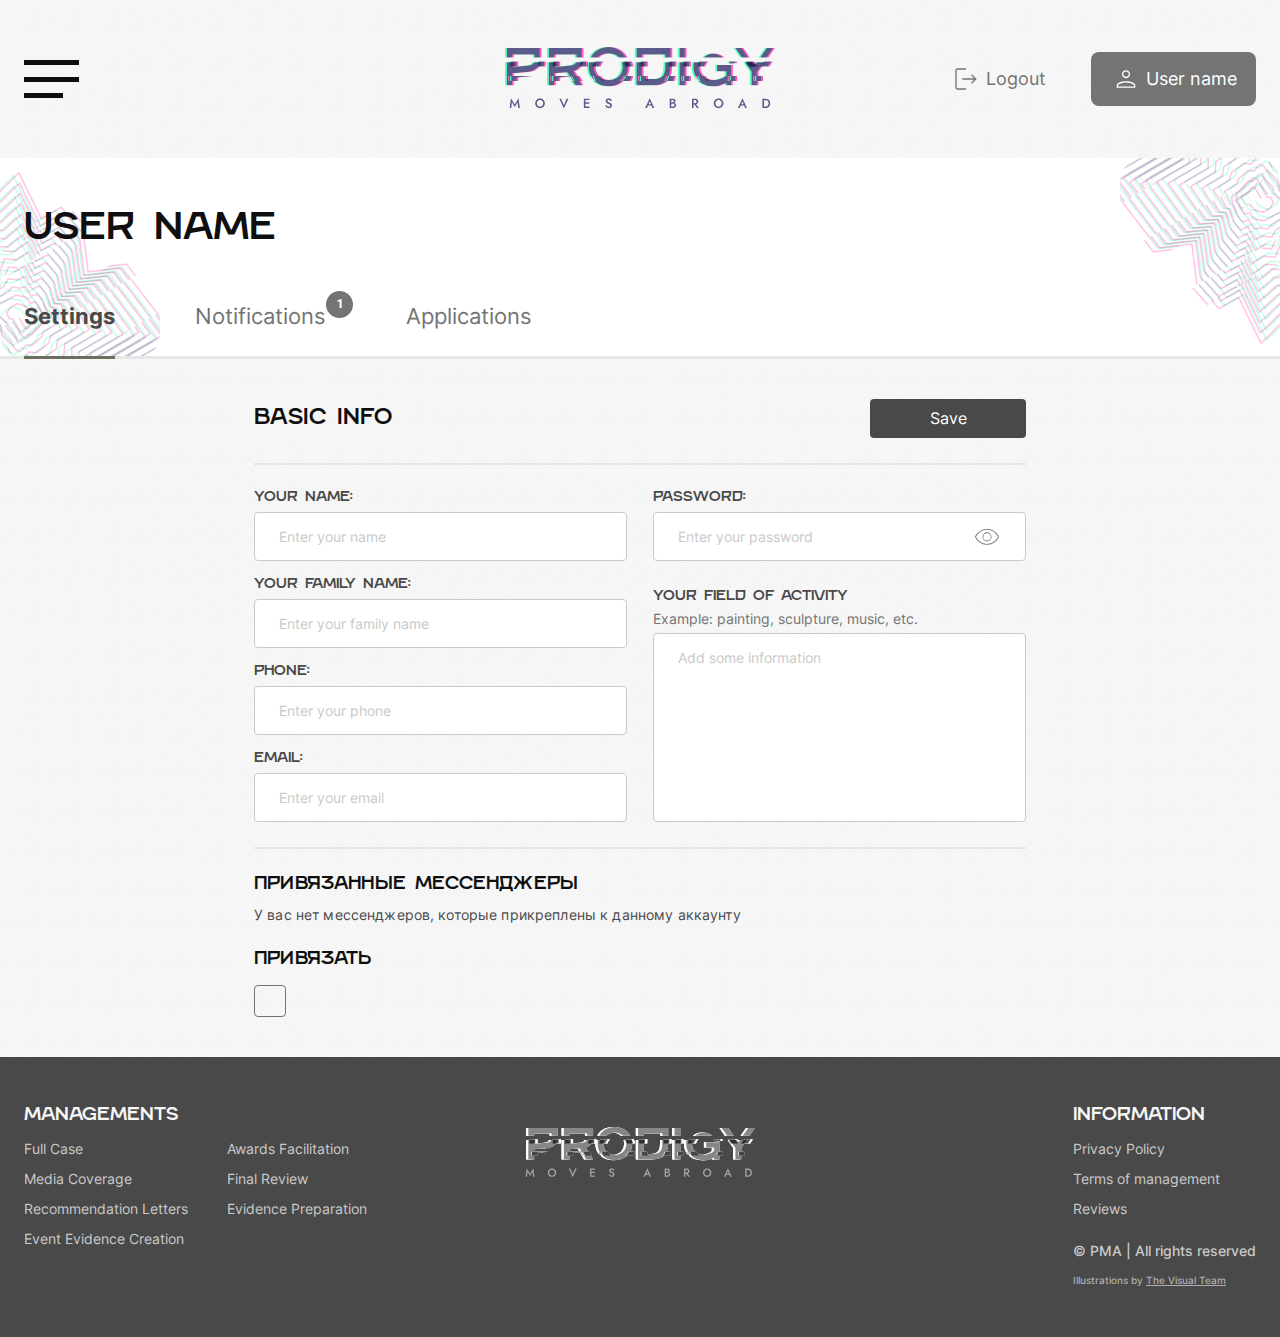
<file: profile.html>
<!DOCTYPE html><html lang="ru" class="page"><head><meta charset="UTF-8"><meta name="viewport" content="width=device-width,initial-scale=1"><link rel="shortcut icon" href="favicon.ico" type="image/x-icon"><meta http-equiv="X-UA-Compatible" content="ie=edge"><meta name="theme-color" content="#111111"><title>Профиль</title><link rel="preload" href="fonts/Angry-regular.woff2" as="font" type="font/woff2" crossorigin><link rel="preload" href="fonts/Inter-Bold.woff2" as="font" type="font/woff2" crossorigin><link rel="preload" href="fonts/Inter-Medium.woff2" as="font" type="font/woff2" crossorigin><link rel="preload" href="fonts/Inter-Regular.woff2" as="font" type="font/woff2" crossorigin><link rel="preload" href="fonts/Jost-Medium.woff2" as="font" type="font/woff2" crossorigin><link rel="preload" href="fonts/Jost-Regular.woff2" as="font" type="font/woff2" crossorigin><link rel="preload" href="fonts/Montserrat-Bold.woff2" as="font" type="font/woff2" crossorigin><link rel="preload" href="fonts/Montserrat-Medium.woff2" as="font" type="font/woff2" crossorigin><link rel="stylesheet" href="css/vendor.css"><link rel="stylesheet" href="css/main.css"><script defer="defer" src="js/main.js"></script></head><body class="page__body"><div class="site-container"><header class="header"><div class="container header__container"><button class="btn-reset burger"><span></span> <span></span> <span></span></button><nav class="nav"><ul class="list-reset nav__list"><li class="nav__item"><a href="#" class="nav__link">Media coverage</a></li><li class="nav__item"><a href="#" class="nav__link">link</a></li><li class="nav__item"><a href="#" class="nav__link">link</a></li></ul></nav><a href="/" class="logo _hide"><img loading="lazy" src="img/svg/logo.svg" class="img-logo" width="269" height="64" alt="logotype"> </a><a href="#" class="logout"><svg class="logout__ico"><use xlink:href="img/sprite.svg#logout"></use></svg> <span class="logout__text">Logout</span> </a><a href="#" class="user"><svg class="user__ico"><use xlink:href="img/sprite.svg#user"></use></svg> <span class="user__text">User name</span></a></div></header><main class="main main-fullPage"><section class="profile"><div class="profile__header"><div class="container profile__header__container"><h1 class="profile__title">User name</h1><div class="profile__nav"><button data-tabid="settings" class="btn-reset profile__btn _active">Settings</button> <button data-tabid="notifications" class="btn-reset profile__btn">Notifications<span class="count">1</span></button> <button data-tabid="applications" class="btn-reset profile__btn">Applications</button></div></div></div><div class="container profile__content"><form id="settings" class="profile__tab _active"><div class="settings__header"><span class="settings__title">BASIC INFO</span> <button type="button" class="btn-reset settings__btn">Save</button></div><div class="settings__content"><div class="settings__column"><div class="form__item"><span class="contact__label">Your name:</span><div class="input"><input type="text" placeholder="Enter your name"></div></div><div class="form__item"><span class="contact__label">Your family name:</span><div class="input"><input type="text" placeholder="Enter your family name"></div></div><div class="form__item"><span class="contact__label">Phone:</span><div class="input"><input type="text" placeholder="Enter your phone"></div></div><div class="form__item"><span class="contact__label">EMAIL:</span><div class="input"><input type="text" placeholder="Enter your email"></div></div></div><div class="settings__column"><div class="form__item"><span class="contact__label">PASSWORD:</span><div class="input _password"><input type="password" placeholder="Enter your password"> <button type="button" class="btn-reset"><svg><use xlink:href="img/sprite.svg#eye"></use></svg></button></div></div><div class="form__item"><span class="contact__label">Your Field of Activity</span> <span class="example">Example: painting, sculpture, music, etc.</span><div class="textarea"><textarea placeholder="Add some information"></textarea></div></div></div></div><div class="settings__social"><span class="settings__label">Привязанные мессенджеры</span> <span class="settings__text">У вас нет мессенджеров, которые прикреплены к данному аккаунту</span></div><div class="settings__binding"><span class="settings__label">Привязать</span> <label class="checkbox"><input type="checkbox"> <span></span></label></div></form><div id="notifications" class="profile__tab"><button class="btn-reset notifications__btn">Отметить все как прочитанные</button><ul class="list-reset notifications__list"><li class="notifications__item _new"><span class="notifications__date">12.03.2022</span> <span class="notifications__name">Ваша заявка направлена</span><p class="notifications__text">Предварительные выводы неутешительны: существующая теория способствует повышению качества новых предложений. И нет сомнений, что.</p></li><li class="notifications__item"><span class="notifications__date">12.03.2022</span> <span class="notifications__name">Ваша заявка направлена</span><p class="notifications__text">Предварительные выводы неутешительны: существующая теория способствует повышению качества новых предложений. И нет сомнений, что.</p></li></ul></div><div id="applications" class="profile__tab"><div class="applications__types"><label class="applications__type"><input type="radio" checked="checked" name="applicationsType"> <span>All applications</span></label> <label class="applications__type"><input type="radio" name="applicationsType"> <span>Active</span></label> <label class="applications__type"><input type="radio" name="applicationsType"> <span>Approved</span></label> <label class="applications__type"><input type="radio" name="applicationsType"> <span>Rejected</span></label></div><div class="applications__scroll"><table class="applications__table"><thead><tr><td>№</td><td>Type of application</td><td>Date of creation</td><td>Review date</td><td>Status</td><td>Actions</td></tr></thead><tbody><tr><td>1</td><td>Event/Exhibition Application</td><td>02.03.2022</td><td>-</td><td><div class="status _status-active"><svg><use xlink:href="img/sprite.svg#statusActive"></use></svg> <span>Active</span></div></td><td class="actions"><button class="btn-reset"><svg><use xlink:href="img/sprite.svg#actionVisible"></use></svg></button> <button class="btn-reset"><svg><use xlink:href="img/sprite.svg#actionDel"></use></svg></button></td></tr><tr><td>1</td><td>Event/Exhibition Application</td><td>02.03.2022</td><td>02.02.2022</td><td><div class="status _status-approved"><svg><use xlink:href="img/sprite.svg#statusApproved"></use></svg> <span>Approved</span></div></td><td class="actions"><button class="btn-reset"><svg><use xlink:href="img/sprite.svg#actionVisible"></use></svg></button> <button class="btn-reset"><svg><use xlink:href="img/sprite.svg#actionDel"></use></svg></button></td></tr><tr><td>1</td><td>Event/Exhibition Application</td><td>02.03.2022</td><td>02.02.2022</td><td><div class="status _status-approved"><svg><use xlink:href="img/sprite.svg#statusApproved"></use></svg> <span>Approved</span></div></td><td class="actions"><button class="btn-reset"><svg><use xlink:href="img/sprite.svg#actionVisible"></use></svg></button> <button class="btn-reset"><svg><use xlink:href="img/sprite.svg#actionDel"></use></svg></button></td></tr><tr><td>1</td><td>Event/Exhibition Application</td><td>02.03.2022</td><td>02.02.2022</td><td><div class="status _status-rejected"><svg><use xlink:href="img/sprite.svg#statusRejected"></use></svg> <span>Rejected</span></div></td><td class="actions"><button class="btn-reset"><svg><use xlink:href="img/sprite.svg#actionVisible"></use></svg></button> <button class="btn-reset"><svg><use xlink:href="img/sprite.svg#actionDel"></use></svg></button></td></tr><tr><td>1</td><td>Event/Exhibition Application</td><td>02.03.2022</td><td>02.02.2022</td><td><div class="status _status-rejected"><svg><use xlink:href="img/sprite.svg#statusRejected"></use></svg> <span>Rejected</span></div></td><td class="actions"><button class="btn-reset"><svg><use xlink:href="img/sprite.svg#actionVisible"></use></svg></button> <button class="btn-reset"><svg><use xlink:href="img/sprite.svg#actionDel"></use></svg></button></td></tr></tbody></table></div></div></div></section></main><footer class="footer"><div class="container footer__container"><a href="/" class="footer__logo"><img loading="lazy" src="img/svg/logoWhite.svg" class="img-contain" width="229" height="50" alt="footer logo"></a><div class="footer__left"><span class="footer__title">managements</span><div class="footer__lists"><ul class="list-reset footer__list"><li class="footer__item"><a href="#" class="footer__link">Full Case</a></li><li class="footer__item"><a href="#" class="footer__link">Media Coverage</a></li><li class="footer__item"><a href="#" class="footer__link">Recommendation Letters</a></li><li class="footer__item"><a href="#" class="footer__link">Event Evidence Creation</a></li></ul><ul class="list-reset footer__list"><li class="footer__item"><a href="#" class="footer__link">Awards Facilitation</a></li><li class="footer__item"><a href="#" class="footer__link">Final Review</a></li><li class="footer__item"><a href="#" class="footer__link">Evidence Preparation</a></li></ul></div></div><div class="footer__right"><span class="footer__title">information</span><ul class="list-reset footer__list"><li class="footer__item"><a href="#" class="footer__link">Privacy Policy</a></li><li class="footer__item"><a href="#" class="footer__link">Terms of management</a></li><li class="footer__item"><a href="#" class="footer__link">Reviews</a></li></ul><span class="footer__description">© PMA | All rights reserved</span><p class="footer__Illustrations">Illustrations by <a href="#">The Visual Team</a></p></div></div></footer></div></body></html>
</file>
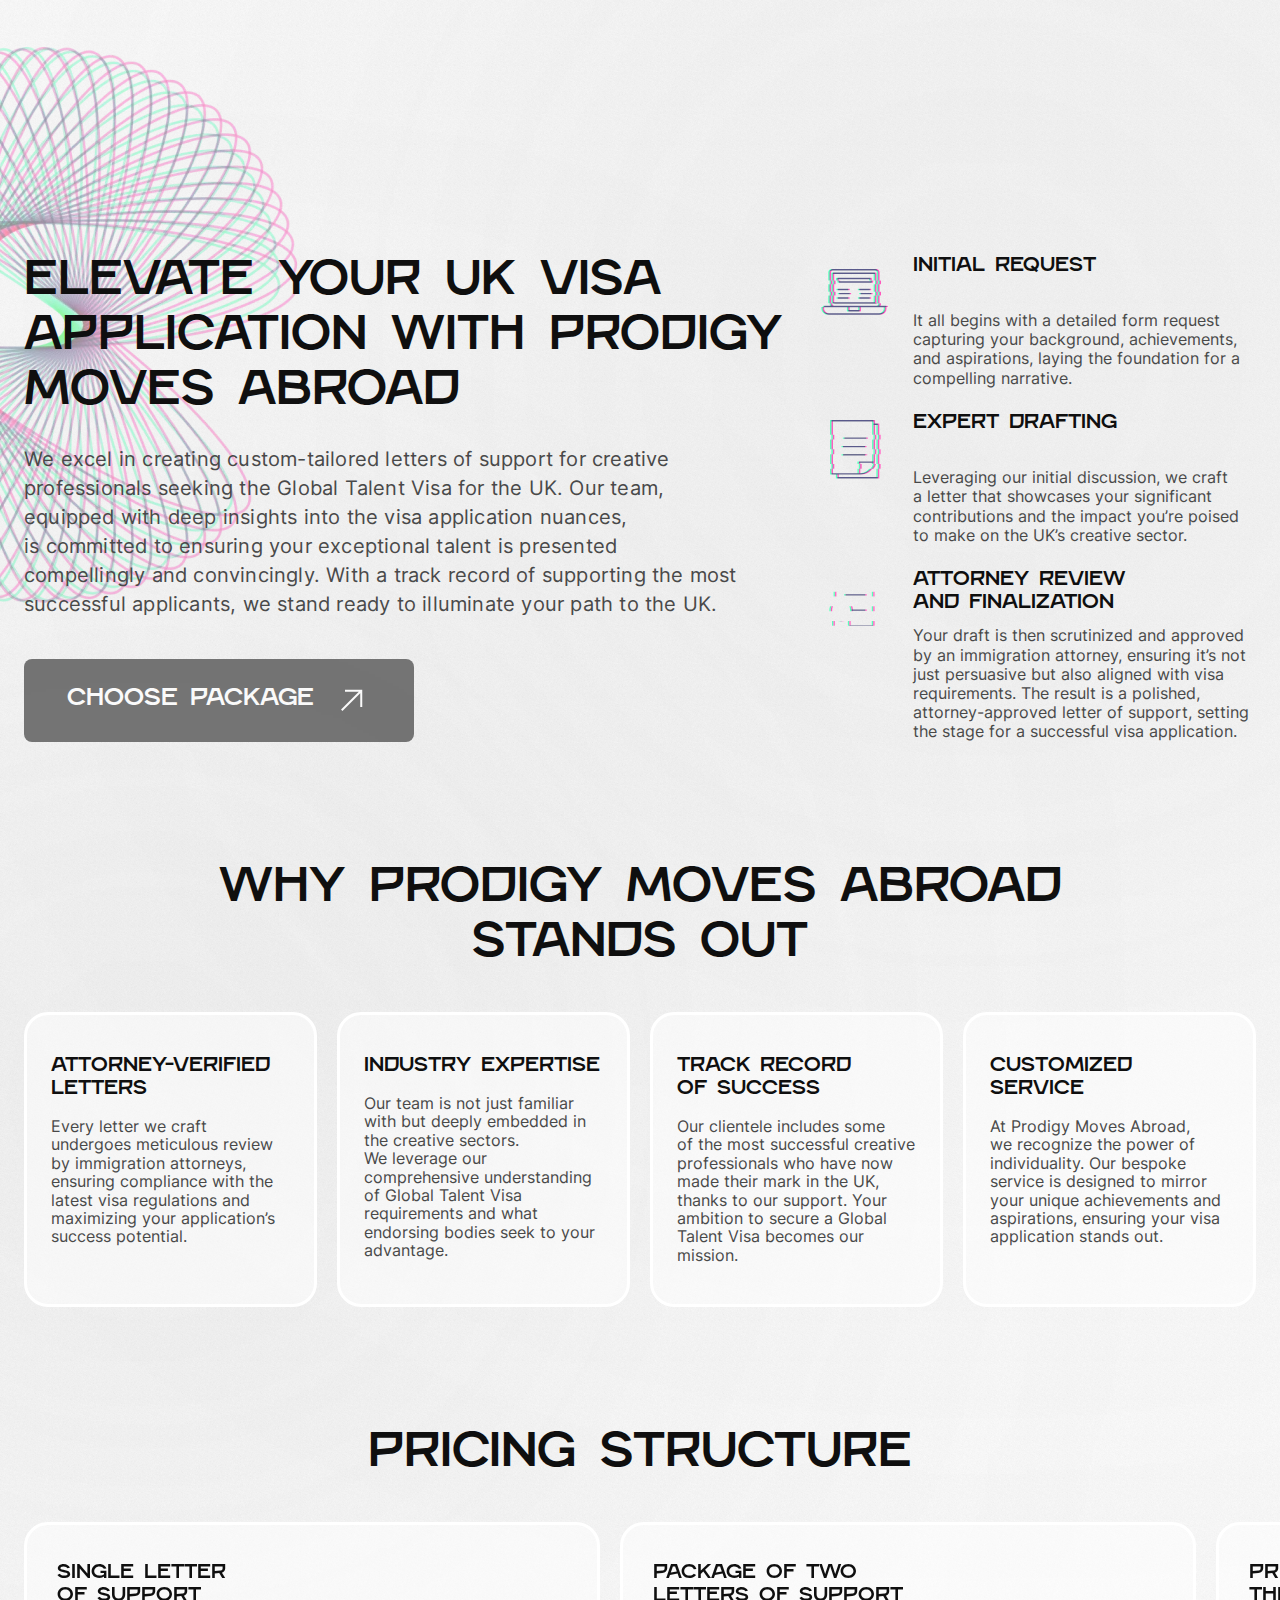
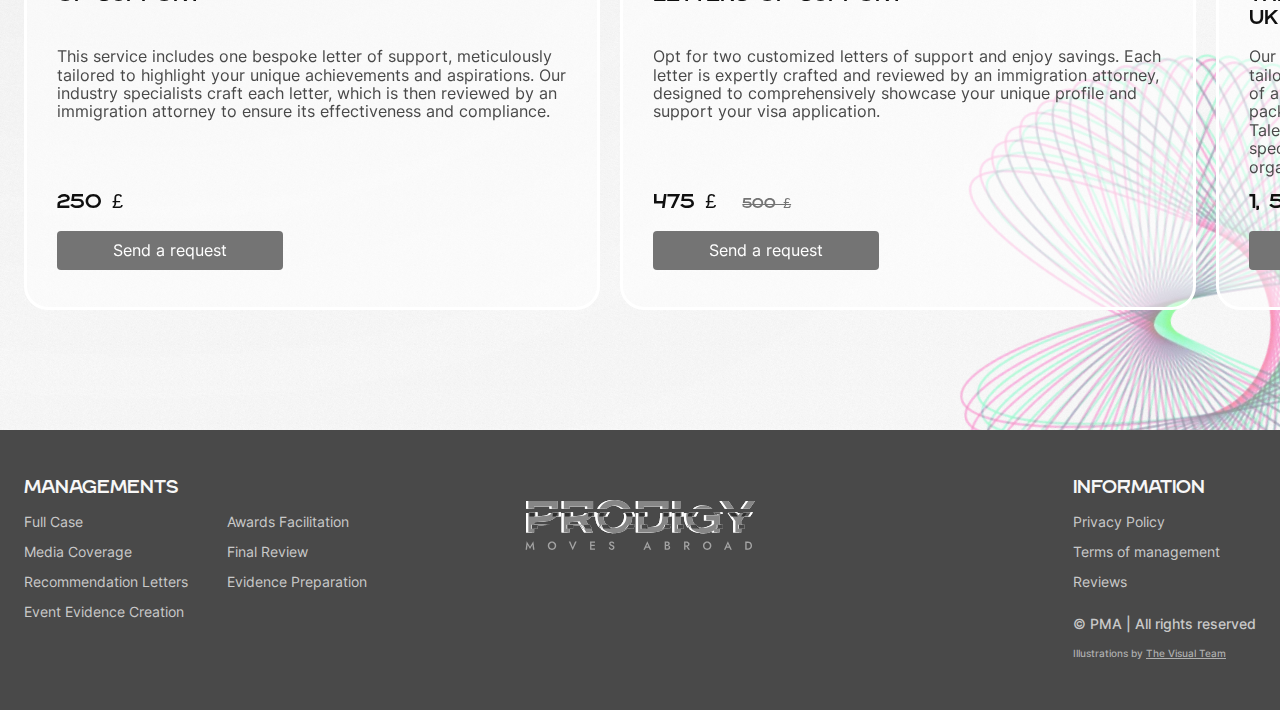
<file: support.html>
<!DOCTYPE html><html lang="ru" class="page"><head><meta charset="UTF-8"><meta name="viewport" content="width=device-width,initial-scale=1"><link rel="shortcut icon" href="favicon.ico" type="image/x-icon"><meta http-equiv="X-UA-Compatible" content="ie=edge"><meta name="theme-color" content="#111111"><title>Media coverage</title><link rel="preload" href="fonts/Angry-regular.woff2" as="font" type="font/woff2" crossorigin><link rel="preload" href="fonts/Inter-Bold.woff2" as="font" type="font/woff2" crossorigin><link rel="preload" href="fonts/Inter-Medium.woff2" as="font" type="font/woff2" crossorigin><link rel="preload" href="fonts/Inter-Regular.woff2" as="font" type="font/woff2" crossorigin><link rel="preload" href="fonts/Jost-Medium.woff2" as="font" type="font/woff2" crossorigin><link rel="preload" href="fonts/Jost-Regular.woff2" as="font" type="font/woff2" crossorigin><link rel="preload" href="fonts/Montserrat-Bold.woff2" as="font" type="font/woff2" crossorigin><link rel="preload" href="fonts/Montserrat-Medium.woff2" as="font" type="font/woff2" crossorigin><link rel="stylesheet" href="css/vendor.css"><link rel="stylesheet" href="css/main.css"><script defer="defer" src="js/main.js"></script></head><body class="page__body"><div class="site-container"><main class="main"><section class="package"><div class="coverage__img-top"><picture><source srcset="img/circle.webp" type="image/webp"><img loading="lazy" src="img/circle.png" class="img-contain" width="539" height="556" alt="decor"></picture></div><div class="container package__container"><div class="package__info"><h1 class="title package__title">Elevate Your UK Visa Application with Prodigy Moves Abroad</h1><p class="package__description">We excel in creating custom-tailored letters of support for creative professionals seeking the Global Talent Visa for the UK. Our team, equipped with deep insights into the visa application nuances, is committed to ensuring your exceptional talent is presented compellingly and convincingly. With a track record of supporting the most successful applicants, we stand ready to illuminate your path to the UK.</p><a data-popupid="popupPackage" class="btn-link package__btn popup__link"><span>Choose Package</span> <svg><use xlink:href="img/sprite.svg#arrowLink"></use></svg></a></div><ul class="list-reset package__list"><li class="package__item"><img src="img/svg/packageOne.svg" class="package__ico" width="74" height="74" alt="package"><div class="package__text"><span>Initial Request</span><p>It all begins with a detailed form request capturing your background, achievements, and aspirations, laying the foundation for a compelling narrative.</p></div></li><li class="package__item"><img src="img/svg/packageTwo.svg" class="package__ico" width="74" height="74" alt="package"><div class="package__text"><span>Expert Drafting</span><p>Leveraging our initial discussion, we craft a letter that showcases your significant contributions and the impact you’re poised to make on the UK’s creative sector.</p></div></li><li class="package__item"><img src="img/svg/packageThree.svg" class="package__ico" width="74" height="74" alt="package"><div class="package__text"><span>Attorney Review<br>and Finalization</span><p>Your draft is then scrutinized and approved by an immigration attorney, ensuring it’s not just persuasive but also aligned with visa requirements. The result is a polished, attorney-approved letter of support, setting the stage for a successful visa application.</p></div></li></ul></div></section><section class="prodigy"><div class="container prodigy__container"><h2 class="title prodigy__title">Why Prodigy Moves Abroad Stands Out</h2><ul class="list-reset coverage__list"><li class="coverage__item"><span class="coverage__name">Attorney-Verified Letters</span><p class="prodigy__text">Every letter we craft undergoes meticulous review by immigration attorneys, ensuring compliance with the latest visa regulations and maximizing your application’s success potential.</p></li><li class="coverage__item"><span class="coverage__name">Industry Expertise</span><p class="prodigy__text">Our team is not just familiar with but deeply embedded in the creative sectors. We leverage our comprehensive understanding of Global Talent Visa requirements and what endorsing bodies seek to your advantage.</p></li><li class="coverage__item"><span class="coverage__name">Track Record of Success</span><p class="prodigy__text">Our clientele includes some of the most successful creative professionals who have now made their mark in the UK, thanks to our support. Your ambition to secure a Global Talent Visa becomes our mission.</p></li><li class="coverage__item"><span class="coverage__name">Customized Service</span><p class="prodigy__text">At Prodigy Moves Abroad, we recognize the power of individuality. Our bespoke service is designed to mirror your unique achievements and aspirations, ensuring your visa application stands out.</p></li></ul></div></section><section class="pricing"><div class="pricing__img"><picture><source srcset="img/circle.webp" type="image/webp"><img loading="lazy" src="img/circle.png" class="img-contain" width="539" height="556" alt="decor"></picture></div><div class="container pricing__container"><h2 class="title pricing__title">Pricing Structure</h2><div class="pricing__slider swiper"><div class="swiper-wrapper"><div class="swiper-slide pricing__item"><span class="pricing__name">Single Letter<br>of Support</span><p class="pricing__text">This service includes one bespoke letter of support, meticulously tailored to highlight your unique achievements and aspirations. Our industry specialists craft each letter, which is then reviewed by an immigration attorney to ensure its effectiveness and compliance.</p><p class="pricing__count">250 £</p><div class="pricing__buttons"><button data-popupid="popupFormFirst" class="btn-reset btn pricing__send popup__link">Send a request</button></div></div><div class="swiper-slide pricing__item"><span class="pricing__name">Package of Two<br>Letters of Support</span><p class="pricing__text">Opt for two customized letters of support and enjoy savings. Each letter is expertly crafted and reviewed by an immigration attorney, designed to comprehensively showcase your unique profile and support your visa application.</p><p class="pricing__count">475 £ <span class="sale">500 £</span></p><div class="pricing__buttons"><button data-popupid="popupFormFirst" class="btn-reset btn pricing__send popup__link">Send a request</button></div></div><div class="swiper-slide pricing__item"><span class="pricing__name">Premium Package:<br>Three Letters of Support + UK Organisation</span><p class="pricing__text">Our most comprehensive service includes three individually tailored letters of support, plus the invaluable addition of a UK organization recommender search service. This premium package is aimed at providing a robust foundation for your Global Talent Visa application, enhancing your application with a broad spectrum of endorsements and the critical support of a UK-based organization.</p><p class="pricing__count">1, 500 £</p><div class="pricing__buttons"><button data-popupid="popupFormFirst" class="btn-reset btn pricing__send popup__link">Send a request</button> <button class="btn-reset pricing__show">Show benefits</button></div></div></div></div></div></section></main><footer class="footer"><div class="container footer__container"><a href="/" class="footer__logo"><img loading="lazy" src="img/svg/logoWhite.svg" class="img-contain" width="229" height="50" alt="footer logo"></a><div class="footer__left"><span class="footer__title">managements</span><div class="footer__lists"><ul class="list-reset footer__list"><li class="footer__item"><a href="#" class="footer__link">Full Case</a></li><li class="footer__item"><a href="#" class="footer__link">Media Coverage</a></li><li class="footer__item"><a href="#" class="footer__link">Recommendation Letters</a></li><li class="footer__item"><a href="#" class="footer__link">Event Evidence Creation</a></li></ul><ul class="list-reset footer__list"><li class="footer__item"><a href="#" class="footer__link">Awards Facilitation</a></li><li class="footer__item"><a href="#" class="footer__link">Final Review</a></li><li class="footer__item"><a href="#" class="footer__link">Evidence Preparation</a></li></ul></div></div><div class="footer__right"><span class="footer__title">information</span><ul class="list-reset footer__list"><li class="footer__item"><a href="#" class="footer__link">Privacy Policy</a></li><li class="footer__item"><a href="#" class="footer__link">Terms of management</a></li><li class="footer__item"><a href="#" class="footer__link">Reviews</a></li></ul><span class="footer__description">© PMA | All rights reserved</span><p class="footer__Illustrations">Illustrations by <a href="#">The Visual Team</a></p></div></div></footer></div><div id="popupPackage" class="popup popup-information"><div class="popup__body"><div class="popup__content"><div class="popup-information__container"><span class="popup-information__title">Premium Package Benefits</span><ul class="list-reset popup-information__list"><li class="popup-information__card"><span>Comprehensive Support</span><p>Beyond crafting three letters of support, we actively engage in finding a UK organization to recommend your application, leveraging our extensive network within the creative sectors.</p></li><li class="popup-information__card"><span>Maximized Impact</span><p>The inclusion of a UK organization’s recommendation can significantly bolster your application, providing a local endorsement that highlights your potential contribution to the UK creative industry.</p></li><li class="popup-information__card"><span>Savings and Value</span><p>Enjoy substantial savings with this package, combining our expert letter-writing service with the strategic advantage of a UK recommender</p></li></ul><button type="button" class="btn-reset btn request__btn close__popup">close</button></div></div></div></div><div id="popupFormFirst" class="popup popup-information"><div class="popup__body"><div class="popup__content"><button class="btn-reset popup__close close__popup"><svg><use xlink:href="img/sprite.svg#close"></use></svg></button><div class="popup-information__form"><span class="popup-information__title">Letters of Support Request Form</span><p class="popup-information__text">Welcome to our Letters of Support Request Form. By completing the details below, you’ll enable us to craft compelling letters of support for your Global Talent Visa application. Our goal is to highlight your exceptional talent and contributions through strategic letters of support. Please fill out all required fields marked with an asterisk (*).</p><div class="request__item"><div class="request__content-small"><span class="request__name">Are you aiming to get:</span> <label class="radio"><input type="radio" name="aiming"> <span>Exceptional Talent</span></label> <label class="radio"><input type="radio" name="aiming"> <span>Exceptional Promise</span></label></div></div><div class="request__item"><div class="request__content-small"><span class="request__name">Letter from:</span> <label class="radio"><input type="radio" name="Letter"> <span>An organisation</span></label> <label class="radio"><input type="radio" name="Letter"> <span>An individual</span></label></div></div><div class="request__item"><div class="request__content-small"><span class="request__name">Country:</span> <label class="radio"><input type="radio" name="Country"> <span>UK</span></label> <label class="radio"><input type="radio" name="Country"> <span>Any other country</span></label></div></div><div class="request__item"><div class="request__content-small"><label class="radio"><input type="radio" name="about"> <span>I have my own recommender</span></label> <label class="radio"><input type="radio" name="about"> <span>I need assistance finding a recommender</span></label></div></div><button data-popupid="popupForm" type="button" class="btn-reset btn request__btn popup__link">next</button></div></div></div></div><div id="popupForm" class="popup popup-information"><div class="popup__body"><div class="popup__content"><button class="btn-reset popup__close close__popup"><svg><use xlink:href="img/sprite.svg#close"></use></svg></button><div class="popup-information__form"><span class="popup-information__title">Letters of Support<br>Request Form</span><p class="popup-information__text">Welcome to our Letters of Support Request Form. By completing the details below, you’ll enable us to craft compelling letters of support for your Global Talent Visa application. Our goal is to highlight your exceptional talent and contributions through strategic letters of support. Please fill out all required fields marked with an asterisk (*).</p><div class="request__item"><div class="request__content"><span class="request__name">Personal Information</span><div class="form__item"><span class="contact__label">Your name*</span><p class="example">Please write your name as it appears in your international passport.</p><div class="input"><input type="text" placeholder="Enter your name"></div></div><div class="form__item"><span class="contact__label">Family Name*</span><p class="example">Please write your Family Name as it appears in your international passport</p><div class="input"><input type="text" placeholder="Enter your family name"></div></div><div class="form__item"><span class="contact__label">Email*</span><div class="input"><input type="text" placeholder="Enter your email"></div></div><div class="form__item"><span class="contact__label">Your Field of Activity</span> <span class="example">Example: painting, sculpture, music, etc.</span><div class="textarea"><textarea placeholder="Add some information"></textarea></div></div></div></div><div class="request__item"><div class="request__content"><span class="request__name">Professional Details</span><div class="form__item"><span class="contact__label">Upload your CV/BIO/Artist Statement to the maximum extent possible*</span> <span class="example">Please try to provide more information about yourself. Accepted formats: PDF, DOC, DOCX</span> <label class="upload"><input type="file" multiple="multiple"> <span><svg><use xlink:href="img/sprite.svg#upload"></use></svg> <span>Upload the documents</span></span></label></div><div class="form__item"><span class="contact__label">Upload Photos of Your Artworks*</span> <span class="example">Please upload 2 photos per publication you are requesting. Accepted formats: JPG, PNG.</span> <label class="upload"><input type="file" multiple="multiple"> <span><svg><use xlink:href="img/sprite.svg#upload"></use></svg> <span>Upload the documents</span></span></label></div><div class="form__item"><span class="contact__label">Link to Your Website</span> <span class="example">If applicable, provide the URL to your professional website or portfolio</span><div class="input"><input type="text" placeholder="Add the link"></div></div></div></div><div class="request__item"><div class="request__content"><span class="request__name">Recommender Information</span><div class="form__item"><span class="contact__label">Name and Family Name of Recommender*:</span><p class="example">Name and Family Name of the member of the organization authorized to write on behalf of the organization.</p><div class="input"><input type="text" placeholder="Enter Name and Family Name"></div></div><div class="form__item"><span class="contact__label">Name of Organisation*:</span><div class="input"><input type="text" placeholder="Enter Name of Organisation"></div></div><div class="form__item"><span class="contact__label">Upload your CV/BIO/Artist Statement to the maximum extent possible*</span> <span class="example">Please try to provide more information about yourself. Accepted formats: PDF, DOC, DOCX</span> <label class="upload"><input type="file" multiple="multiple"> <span><svg><use xlink:href="img/sprite.svg#upload"></use></svg> <span>Upload the documents</span></span></label></div><div class="form__item"><span class="contact__label">Recommender’s Personal Email Address*:</span><div class="input"><input type="text" placeholder="Enter the email"></div></div><div class="form__item"><span class="contact__label">Recommender’s Direct phone Number*:</span><div class="input"><input type="text" placeholder="Enter the phone number"></div></div><div class="form__item"><span class="contact__label">UK Organisation Companies House Registration Number*:</span><div class="input"><input type="text" placeholder="Enter the Number"></div></div><div class="form__item"><span class="contact__label">Link to an Accessible Website for the Organisation*</span><div class="input"><input type="text" placeholder="Add the link"></div></div></div></div><div class="request__item"><div class="request__content"><span class="request__name">Relationship and Engagement Details</span><div class="form__item"><span class="contact__label">Past or Current Working Relationship*:</span> <span class="example">Describe your past or current working relationship in your specialist area of practice with the organization/s or eminent individual.</span><div class="textarea"><textarea placeholder="Add a description"></textarea></div></div><div class="form__item"><span class="contact__label">How the Recommender Knows You*:</span> <span class="example">Provide specific details about how the person writing the letter is acquainted with you</span><div class="textarea"><textarea placeholder="Add some details"></textarea></div></div><div class="form__item"><span class="contact__label">Details of Future Professional Artistic Engagements or Projects in the UK*:</span> <span class="example">Provide details of any planned professional artistic engagements or projects in the UK.</span><div class="textarea"><textarea placeholder="Add some details"></textarea></div></div></div></div><label class="checkbox checkbox-small"><input type="checkbox"> <span>I have read and agree to <a href="#">the Terms of Service</a> for Global Talent Visa</span></label><div class="popup-information__buttons"><button class="btn-reset btn popup-information__btn" disabled="disabled">Submit</button> <button class="btn-reset btn popup-information__btn">Add One<br>More Letter</button></div></div></div></div></div></body></html>
</file>
<file: css/main.css>
:root{--font-family:"Inter",sans-serif;--second-family:"Angry",sans-serif;--third-family:"Montserrat",sans-serif;--font3:"Jost",sans-serif;--content-width:1350px;--container-offset:24px;--container-width:calc(var(--content-width) + (var(--container-offset) * 2));--black-title:#0f0f0f;--gray-text:#494949;--dark-grey:#747474;--light-gray:#c9c9c9}@font-face{font-family:Angry;src:url(../fonts/Angry-regular.woff2) format("woff2"),url(../fonts/Angry-regular.ttf) format("ttf");font-style:normal;font-weight:400;text-rendering:optimizeLegibility}@font-face{font-family:Inter;src:url(../fonts/Inter-Bold.woff2) format("woff2"),url(../fonts/Inter-Bold.ttf) format("ttf");font-style:normal;font-weight:700;text-rendering:optimizeLegibility}@font-face{font-family:Inter;src:url(../fonts/Inter-Medium.woff2) format("woff2"),url(../fonts/Inter-Medium.ttf) format("ttf");font-style:normal;font-weight:500;text-rendering:optimizeLegibility}@font-face{font-family:Inter;src:url(../fonts/Inter-Regular.woff2) format("woff2"),url(../fonts/Inter-Regular.ttf) format("ttf");font-style:normal;font-weight:400;text-rendering:optimizeLegibility}@font-face{font-family:Jost;src:url(../fonts/Jost-Medium.woff2) format("woff2"),url(../fonts/Jost-Medium.ttf) format("ttf");font-style:normal;font-weight:500;text-rendering:optimizeLegibility}@font-face{font-family:Jost;src:url(../fonts/Jost-Regular.woff2) format("woff2"),url(../fonts/Jost-Regular.ttf) format("ttf");font-style:normal;font-weight:400;text-rendering:optimizeLegibility}@font-face{font-family:Montserrat;src:url(../fonts/Montserrat-Medium.woff2) format("woff2"),url(../fonts/Montserrat-Medium.ttf) format("ttf");font-style:normal;font-weight:500;text-rendering:optimizeLegibility}@font-face{font-family:Montserrat;src:url(../fonts/Montserrat-Bold.woff2) format("woff2"),url(../fonts/Montserrat-Bold.ttf) format("ttf");font-style:normal;font-weight:700;text-rendering:optimizeLegibility}html{-webkit-box-sizing:border-box;box-sizing:border-box}*,::after,::before{padding:0;margin:0;-webkit-box-sizing:border-box;box-sizing:border-box}h1,h2,h3,h4{margin:0}picture{display:-webkit-box;display:-ms-flexbox;display:flex}.page{height:100%;font-family:var(--font-family);-webkit-text-size-adjust:100%}input[type=password]::-ms-clear,input[type=password]::-ms-reveal{display:none}.page__body{margin:0;min-width:320px;min-height:100%;font-size:16px;background-position:center;background-repeat:repeat;background-size:contain;background-image:url(../img/mainBack.png);background-color:#fff}.main{width:100%;display:-webkit-box;display:-ms-flexbox;display:flex;-webkit-box-pack:start;-ms-flex-pack:start;justify-content:flex-start;-webkit-box-align:center;-ms-flex-align:center;align-items:center;-webkit-box-orient:vertical;-webkit-box-direction:normal;-ms-flex-direction:column;flex-direction:column}img{height:auto;max-width:100%;-o-object-fit:cover;object-fit:cover}a{text-decoration:none}.site-container{display:-webkit-box;display:-ms-flexbox;display:flex;-webkit-box-pack:start;-ms-flex-pack:start;justify-content:flex-start;-webkit-box-align:center;-ms-flex-align:center;align-items:center;-webkit-box-orient:vertical;-webkit-box-direction:normal;-ms-flex-direction:column;flex-direction:column;min-height:100vh;overflow:hidden}.is-hidden{display:none!important}.btn-reset{border:none;padding:0;background-color:transparent;cursor:pointer}.list-reset{list-style:none;margin:0;padding:0}.input-reset{-webkit-appearance:none;-moz-appearance:none;appearance:none;border:none;border-radius:0;background-color:#fff}.input-reset::-webkit-search-cancel-button,.input-reset::-webkit-search-decoration,.input-reset::-webkit-search-results-button,.input-reset::-webkit-search-results-decoration{display:none}.visually-hidden{position:absolute;overflow:hidden;margin:-1px;border:0;padding:0;width:1px;height:1px;clip:rect(0 0 0 0)}.container{margin:0 auto;padding:0 var(--container-offset);max-width:var(--container-width)}.js-focus-visible :focus:not(.focus-visible){outline:0}.centered{text-align:center}.dis-scroll{position:fixed;left:0;top:0;overflow:hidden;width:100%;height:100vh;-ms-scroll-chaining:none;overscroll-behavior:none}.page--ios .dis-scroll{position:relative}.header{width:100%;display:-webkit-box;display:-ms-flexbox;display:flex;-webkit-box-pack:center;-ms-flex-pack:center;justify-content:center;-webkit-box-align:center;-ms-flex-align:center;align-items:center;padding:52px 0;position:relative;z-index:10}.header__container{width:100%;display:-webkit-box;display:-ms-flexbox;display:flex;-webkit-box-pack:justify;-ms-flex-pack:justify;justify-content:space-between;-webkit-box-align:center;-ms-flex-align:center;align-items:center;position:relative}.burger{width:55px;height:38px;position:relative;z-index:10}.burger span{width:100%;position:absolute;inset:0;margin:auto;height:5px;background:var(--black-title);-webkit-transition:.2s;transition:.2s}.burger span:first-child{bottom:auto}.burger span:last-child{top:auto;max-width:39px;right:auto}.burger._remove span:first-child{-webkit-transform:translateY(17px) rotate(45deg);-ms-transform:translateY(17px) rotate(45deg);transform:translateY(17px) rotate(45deg);max-width:39px}.burger._remove span:last-child{-webkit-transform:translateY(-16px) rotate(-45deg);-ms-transform:translateY(-16px) rotate(-45deg);transform:translateY(-16px) rotate(-45deg);right:0}.burger._remove span:nth-child(2){opacity:0}.logo{display:-webkit-box;display:-ms-flexbox;display:flex;position:absolute;inset:0;margin:auto;height:64px;width:-webkit-fit-content;width:-moz-fit-content;width:fit-content}.img-contain{width:100%;height:auto;-o-object-fit:contain;object-fit:contain;-o-object-position:center;object-position:center}.img-logo{width:auto;height:100%;-o-object-fit:contain;object-fit:contain;-o-object-position:center;object-position:center}.btn-border{display:-webkit-box;display:-ms-flexbox;display:flex;-webkit-box-pack:center;-ms-flex-pack:center;justify-content:center;-webkit-box-align:center;-ms-flex-align:center;align-items:center;border:1px solid var(--black-title);font-weight:400;text-transform:uppercase;color:var(--black-title);border-radius:8px;padding:10px;-webkit-transition:.2s;transition:.2s}.header__btn{font-size:20px;min-width:191px;height:54px}.nav{position:absolute;top:calc(100% + 20px);left:var(--container-offset);width:calc(100% - var(--container-offset) - var(--container-offset));max-width:300px;background:var(--black-title);border-radius:12px;z-index:20;-webkit-transition:.2s;transition:.2s;opacity:0;-webkit-transform-origin:top;-ms-transform-origin:top;transform-origin:top;-webkit-transform:rotateX(90deg);transform:rotateX(90deg)}.nav._show{opacity:1;-webkit-transform:rotateX(0);transform:rotateX(0)}.nav__list{width:100%;padding:20px;display:-webkit-box;display:-ms-flexbox;display:flex;-webkit-box-pack:start;-ms-flex-pack:start;justify-content:flex-start;-webkit-box-align:start;-ms-flex-align:start;align-items:flex-start;-webkit-box-orient:vertical;-webkit-box-direction:normal;-ms-flex-direction:column;flex-direction:column}.nav__item{font-weight:400;font-size:20px;text-transform:uppercase;color:#fff;margin-bottom:12px;-webkit-transition:.2s;transition:.2s}.nav__item:last-child{margin-bottom:0}@media (any-hover:hover) and (pointer:fine){.burger:hover span{background-color:var(--dark-grey)}.burger:hover:not(._remove) span:last-child{max-width:100%}.btn-border:hover{background:var(--black-title);color:#fff}.nav__item:hover .nav__link::before{width:100%}.logout:hover .logout__text{color:var(--black-title)}.logout:hover .logout__ico use{fill:var(--black-title)}}.nav__link{position:relative;color:inherit;font-size:inherit;padding-bottom:2px}.nav__link::before{content:"";position:absolute;left:0;bottom:0;height:2px;width:0;background-color:#fff;-webkit-transition:.2s;transition:.2s}.logout{display:-webkit-box;display:-ms-flexbox;display:flex;-webkit-box-pack:center;-ms-flex-pack:center;justify-content:center;-webkit-box-align:center;-ms-flex-align:center;align-items:center;margin-left:auto}.logout__ico{width:32px;height:32px;margin-right:4px}.logout__ico use{fill:var(--dark-grey);-webkit-transition:.2s;transition:.2s}.logout__text{font-weight:400;font-size:18px;text-align:right;color:var(--dark-grey);-webkit-transition:.2s;transition:.2s}.user{display:-webkit-box;display:-ms-flexbox;display:flex;-webkit-box-pack:center;-ms-flex-pack:center;justify-content:center;-webkit-box-align:center;-ms-flex-align:center;align-items:center;max-width:200px;min-width:165px;padding:11px 8px;border-radius:8px;background:var(--dark-grey);margin-left:45px;-webkit-transition:.2s;transition:.2s;overflow:hidden}.user__ico{min-width:32px;width:32px;height:32px;margin-right:4px}.user__ico use{fill:#fff}.user__text{font-weight:400;font-size:18px;text-align:left;color:#fff;white-space:nowrap;overflow:hidden;text-overflow:ellipsis}@media screen and (max-width:978px){.header{padding:24px 0}.logo{width:200px;right:auto;left:140px}.img-logo{width:100%;height:auto;-o-object-fit:contain;object-fit:contain;-o-object-position:center;object-position:center}}@media screen and (max-width:768px){:root{--container-offset:16px}.logo{width:160px;left:80px}.header{padding:20px 0}.burger{width:42px;height:28px}.burger span{height:4px}.burger span:last-child{max-width:30px}.header__btn{font-size:14px;height:36px;padding:8px;min-width:80px}.logout__text,.nav__item,.user__text{font-size:14px}.nav{border-radius:8px;max-width:220px}.nav__item{margin-bottom:10px}.nav__list{padding:16px}.user{padding:4px 8px;margin-left:10px;max-width:140px;min-width:100px}.logout__ico,.user__ico{min-width:28px;width:28px;height:28px}.burger._remove span:first-child{max-width:30px;-webkit-transform:translateY(12px) rotate(45deg);-ms-transform:translateY(12px) rotate(45deg);transform:translateY(12px) rotate(45deg)}.burger._remove span:last-child{-webkit-transform:translateY(-12px) rotate(-45deg);-ms-transform:translateY(-12px) rotate(-45deg);transform:translateY(-12px) rotate(-45deg)}}@media screen and (max-width:485px){.logo._hide{display:none}.logo{width:140px;left:70px}.nav{max-width:200px}}.footer{width:100%;position:relative;padding:49px 0 50px;background:var(--gray-text);margin-top:auto;z-index:10}.footer__container{position:relative;display:-webkit-box;display:-ms-flexbox;display:flex;-webkit-box-pack:justify;-ms-flex-pack:justify;justify-content:space-between;-webkit-box-align:start;-ms-flex-align:start;align-items:flex-start}.footer__left,.footer__right{display:-webkit-box;display:-ms-flexbox;display:flex;-webkit-box-pack:start;-ms-flex-pack:start;justify-content:flex-start;-webkit-box-align:start;-ms-flex-align:start;align-items:flex-start;-webkit-box-orient:vertical;-webkit-box-direction:normal;-ms-flex-direction:column;flex-direction:column}.footer__right{margin-left:auto}.footer__title{font-family:var(--second-family);text-align:left;font-weight:400;font-size:18px;color:#f7f7f7;margin-bottom:14px}.footer__lists{display:-webkit-box;display:-ms-flexbox;display:flex;-webkit-box-pack:start;-ms-flex-pack:start;justify-content:flex-start;-webkit-box-align:start;-ms-flex-align:start;align-items:flex-start;gap:14px 39px}.footer__list{display:-webkit-box;display:-ms-flexbox;display:flex;-webkit-box-pack:start;-ms-flex-pack:start;justify-content:flex-start;-webkit-box-align:start;-ms-flex-align:start;align-items:flex-start;-webkit-box-orient:vertical;-webkit-box-direction:normal;-ms-flex-direction:column;flex-direction:column;gap:14px}.footer__item{text-align:left;font-weight:400;font-size:14px;color:var(--light-gray);-webkit-transition:.2s;transition:.2s}.footer__link{color:inherit;font-size:inherit}.footer__description{margin-top:26px;font-weight:500;font-size:14px;color:var(--light-gray)}.footer__Illustrations{font-weight:500;font-size:10px;color:rgba(201,201,201,.8);margin-top:16px}.footer__Illustrations a{font-size:inherit;color:inherit;text-decoration:underline;-webkit-text-decoration-skip-ink:none;text-decoration-skip-ink:none;-webkit-transition:.2s;transition:.2s}@media (any-hover:hover) and (pointer:fine){.user:hover{background-color:var(--black-title)}.footer__Illustrations a:hover,.footer__item:hover{color:#fff}}.footer__logo{position:absolute;top:21px;left:0;right:0;width:230px;margin:0 auto}@media screen and (max-width:1080px){.footer{padding-top:30px}.footer__logo{top:0}.footer__container{padding-top:70px}}@media screen and (max-width:978px){.footer__logo{width:200px}.footer__container{padding-top:60px}}@media screen and (max-width:768px){.footer{padding-bottom:30px}.footer__logo{width:160px;right:auto;left:var(--container-offset)}.footer__container{-webkit-box-align:start;-ms-flex-align:start;align-items:flex-start;-webkit-box-orient:vertical;-webkit-box-direction:normal;-ms-flex-direction:column;flex-direction:column}.footer__right{margin-left:0;margin-top:32px}}@media screen and (max-width:485px){.footer__lists{-webkit-box-orient:vertical;-webkit-box-direction:normal;-ms-flex-direction:column;flex-direction:column}}.hero{width:100%;position:relative;padding:124px 0 291px;z-index:1}.hero::before{content:"";position:absolute;top:0;right:37px;width:349px;height:349px;border-radius:50%;background:var(--dark-grey);z-index:-1;pointer-events:none;-webkit-filter:blur(500px);filter:blur(500px)}.hero::after{content:"";position:absolute;bottom:-145px;left:56px;width:290px;height:290px;border-radius:50%;background:var(--dark-grey);z-index:-1;pointer-events:none;-webkit-filter:blur(200px);filter:blur(200px)}.hero__container{display:-webkit-box;display:-ms-flexbox;display:flex;-webkit-box-pack:start;-ms-flex-pack:start;justify-content:flex-start;-webkit-box-align:start;-ms-flex-align:start;align-items:flex-start;-webkit-box-orient:vertical;-webkit-box-direction:normal;-ms-flex-direction:column;flex-direction:column;position:relative;z-index:5}.hero__title{width:100%;text-align:left;font-family:var(--second-family);font-weight:400;font-size:64px;line-height:110%;letter-spacing:.04em;text-transform:uppercase;color:var(--black-title);margin-bottom:24px;max-width:721px}.hero__text{width:100%;text-align:left;font-weight:400;font-size:20px;line-height:145%;letter-spacing:.01em;color:var(--gray-text);margin-bottom:40px;max-width:545px}.btn-link{display:-webkit-box;display:-ms-flexbox;display:flex;-webkit-box-pack:center;-ms-flex-pack:center;justify-content:center;-webkit-box-align:center;-ms-flex-align:center;align-items:center;background:var(--dark-grey);border-radius:8px;padding:22px 40px;-webkit-transition:.2s;transition:.2s}.btn-link span{font-family:var(--second-family);font-weight:400;text-transform:uppercase;color:#fff}.btn-link svg{margin-left:18px;width:39px;height:39px}.btn-link svg use{fill:transparent;stroke-width:2px;stroke:#fff}.hero__btn{min-width:376px;height:83px;font-size:24px}.hero__img{position:absolute;width:914px;top:-252px;right:-285px;margin:auto 0;pointer-events:none;z-index:1}@media screen and (max-width:768px){.hero__img{right:-50%;opacity:.5}.hero{padding:100px 0 200px}.hero__title{font-size:42px;max-width:455px}.hero__text{font-size:16px;max-width:390px}}@media screen and (max-width:485px){.hero{padding:80px 0 160px}.hero__img{width:600px;top:-200px}.hero__btn{width:100%;min-width:0;font-size:20px;height:62px;max-width:300px}.btn-link svg{width:35px;height:35px;margin-left:10px}.btn-link{padding:16px 20px}.hero__title{font-size:30px;max-width:290px;margin-bottom:20px}.hero__text{margin-bottom:30px}}.choose{width:100%;position:relative;margin-bottom:120px;z-index:2}.choose__container{width:100%;display:-webkit-box;display:-ms-flexbox;display:flex;-webkit-box-pack:center;-ms-flex-pack:center;justify-content:center;-webkit-box-align:center;-ms-flex-align:center;align-items:center;-webkit-box-orient:vertical;-webkit-box-direction:normal;-ms-flex-direction:column;flex-direction:column}.title{font-family:var(--second-family);font-weight:400;font-size:48px;text-transform:uppercase;text-align:center;color:var(--black-title)}.choose__title{width:100%;text-align:center}.choose__list{width:100%;display:-ms-grid;display:grid;-ms-grid-columns:(1fr)[3];grid-template-columns:repeat(3,1fr);gap:30px;grid-auto-flow:row;margin-top:40px;-webkit-box-align:stretch;-ms-flex-align:stretch;align-items:stretch}.choose__item{width:100%;height:auto;display:-webkit-box;display:-ms-flexbox;display:flex;-webkit-box-pack:start;-ms-flex-pack:start;justify-content:flex-start;-webkit-box-align:start;-ms-flex-align:start;align-items:flex-start;-webkit-box-orient:vertical;-webkit-box-direction:normal;-ms-flex-direction:column;flex-direction:column;padding:27px 33px;min-height:353px;border:3px solid #fff;border-radius:24px;background:rgba(255,255,255,.5)}.choose__img{width:74px;height:74px;display:-webkit-box;display:-ms-flexbox;display:flex;-webkit-box-pack:center;-ms-flex-pack:center;justify-content:center;-webkit-box-align:center;-ms-flex-align:center;align-items:center}.choose__name{font-family:var(--second-family);font-weight:400;font-size:20px;text-transform:uppercase;color:var(--black-title);width:100%;padding:0 10px;max-width:363px;margin-top:21px}.choose__text{font-weight:400;font-size:16px;color:var(--gray-text);width:100%;padding:0 10px;max-width:363px;margin-top:14px}@media screen and (max-width:1240px){.hero__img{opacity:.5}.choose__name,.choose__text{padding:0}.choose__item{padding:24px 20px}.choose__list{gap:20px 12px}.management__content::after,.management__content::before{opacity:.5}}@media screen and (max-width:978px){.choose__list{-ms-grid-columns:1fr;grid-template-columns:1fr}.choose__item{min-height:300px}.choose__text{max-width:600px}}@media screen and (max-width:768px){.title{font-size:36px}}@media screen and (max-width:485px){.title{font-size:24px}.choose__list{margin-top:24px}.choose{margin-bottom:80px}}.management{width:100%;position:relative;margin-bottom:120px;z-index:2}.management__container{width:100%;display:-webkit-box;display:-ms-flexbox;display:flex;-webkit-box-pack:center;-ms-flex-pack:center;justify-content:center;-webkit-box-align:center;-ms-flex-align:center;align-items:center;max-width:100%}.management__content{display:-webkit-box;display:-ms-flexbox;display:flex;-webkit-box-pack:center;-ms-flex-pack:center;justify-content:center;-webkit-box-align:center;-ms-flex-align:center;align-items:center;-webkit-box-orient:vertical;-webkit-box-direction:normal;-ms-flex-direction:column;flex-direction:column;width:100%;max-width:1662px;border-radius:24px;background:var(--black-title);color:#fff;padding:70px;position:relative;overflow:hidden}.management__content::before{content:"";position:absolute;height:100%;width:50%;top:0;left:0;background-position:center left;background-repeat:no-repeat;background-size:cover;background-image:url(../img/svg/management.svg);pointer-events:none}.management__content::after{content:"";position:absolute;height:100%;width:50%;top:0;right:0;background-position:center left;background-repeat:no-repeat;background-size:cover;background-image:url(../img/svg/management.svg);pointer-events:none;-webkit-transform:scale(-1,1);-ms-transform:scale(-1,1);transform:scale(-1,1)}.management__title{font-family:var(--second-family);width:100%;max-width:750px;font-weight:400;font-size:40px;text-transform:uppercase;text-align:center;color:#f7f7f7;margin-bottom:24px}.management__text{width:100%;max-width:750px;font-weight:400;font-size:16px;text-align:center;color:rgba(247,247,247,.8);margin-bottom:40px}.management__btn{font-family:var(--second-family);display:-webkit-box;display:-ms-flexbox;display:flex;-webkit-box-pack:center;-ms-flex-pack:center;justify-content:center;-webkit-box-align:center;-ms-flex-align:center;align-items:center;text-align:center;border:1px solid #f7f7f7;border-radius:4px;background:#f7f7f7;width:191px;height:54px;font-weight:400;font-size:20px;color:var(--black-title);-webkit-transition:.2s;transition:.2s}@media (any-hover:hover) and (pointer:fine){.btn-link:hover{background-color:var(--black-title)}.management__btn:hover{color:#f7f7f7;background-color:transparent}}@media screen and (max-width:978px){.management__content::after,.management__content::before{background-position:right}}@media screen and (max-width:768px){.management__content{padding:40px 16px}.management__title{font-size:30px}}@media screen and (max-width:485px){.management{margin-bottom:80px}.management__title{font-size:22px;margin-bottom:20px}.management__text{margin-bottom:30px}.management__btn{height:42px;font-size:16px;width:140px}}.our{width:100%;position:relative;z-index:2;margin-bottom:120px}.our__container::before{content:"";position:absolute;top:200px;left:24px;width:350px;height:350px;border-radius:50%;background-color:var(--dark-grey);-webkit-filter:blur(500px);filter:blur(500px);z-index:-1;pointer-events:none}.our::after{content:"";position:absolute;bottom:-300px;right:-500px;width:750px;height:750px;border-radius:50%;background-color:var(--dark-grey);-webkit-filter:blur(500px);filter:blur(500px);z-index:-1;pointer-events:none}.our__container{width:100%;display:-webkit-box;display:-ms-flexbox;display:flex;-webkit-box-pack:center;-ms-flex-pack:center;justify-content:center;-webkit-box-align:center;-ms-flex-align:center;align-items:center;-webkit-box-orient:vertical;-webkit-box-direction:normal;-ms-flex-direction:column;flex-direction:column;position:relative}.our__title{width:100%;text-align:center;margin-bottom:8px}.our__description{width:100%;max-width:269px;font-weight:400;font-size:18px;text-align:center;color:var(--gray-text)}.our__slider{width:100%;margin-top:40px;position:relative}.our__slider .swiper-wrapper{-webkit-box-align:stretch;-ms-flex-align:stretch;align-items:stretch}.our__slide{width:100%;height:auto;display:-webkit-box;display:-ms-flexbox;display:flex;-webkit-box-pack:start;-ms-flex-pack:start;justify-content:flex-start;-webkit-box-align:start;-ms-flex-align:start;align-items:flex-start;-webkit-box-orient:vertical;-webkit-box-direction:normal;-ms-flex-direction:column;flex-direction:column;min-height:466px;padding:68px 43px;outline:#fff solid 3px;outline-offset:-3px;border-radius:24px;background:rgba(255,255,255,.5);position:relative;overflow:hidden;z-index:4}.our__slide::before{content:"";position:absolute;width:160px;height:216px;background-size:contain;background-position:left bottom;background-repeat:no-repeat;background-image:url(../img/ourBottom.png);z-index:4}.our__slide._bottom::before{left:0;bottom:0}.our__slide._top::before{right:0;top:0;-webkit-transform:rotate(180deg);-ms-transform:rotate(180deg);transform:rotate(180deg)}.our__name{font-family:var(--second-family);width:100%;text-align:left;font-weight:400;font-size:22px;text-transform:uppercase;color:var(--black-title);margin-bottom:16px;position:relative;z-index:10}.our__text{width:100%;text-align:left;font-weight:400;font-size:16px;color:var(--gray-text);margin-bottom:16px;position:relative;z-index:10}.our__more{display:-webkit-box;display:-ms-flexbox;display:flex;-webkit-box-pack:center;-ms-flex-pack:center;justify-content:center;-webkit-box-align:center;-ms-flex-align:center;align-items:center;text-align:center;margin-top:auto;margin-left:auto;border-radius:4px;padding:10px;width:156px;height:39px;background:var(--dark-grey);font-weight:400;font-size:16px;color:#fff;-webkit-transition:.2s;transition:.2s;position:relative;z-index:10}@media screen and (min-width:769px){.our__slider .swiper-wrapper{width:100%;display:-ms-grid;display:grid;-ms-grid-columns:(1fr)[2];grid-template-columns:repeat(2,1fr);gap:26px 30px;grid-auto-flow:row}}@media screen and (min-width:978px){.our__slider .swiper-wrapper{-ms-grid-columns:(1fr)[3];grid-template-columns:repeat(3,1fr)}}@media screen and (max-width:768px){.our__container,.our__slider{overflow:visible}.our__slide{padding:40px 20px}}@media screen and (max-width:485px){.our{margin-bottom:80px}.our__name{font-size:20px}.our__description{font-size:16px}}.reviews{width:100%;position:relative;z-index:2;margin-bottom:120px}.reviews__container{width:100%;display:-webkit-box;display:-ms-flexbox;display:flex;-webkit-box-pack:center;-ms-flex-pack:center;justify-content:center;-webkit-box-align:center;-ms-flex-align:center;align-items:center;-webkit-box-orient:vertical;-webkit-box-direction:normal;-ms-flex-direction:column;flex-direction:column}.reviews__title{width:100%;text-align:center}.reviews__slider{width:100%;position:relative;overflow:visible;margin-top:40px}.reviews__slide{width:100%;display:-webkit-box;display:-ms-flexbox;display:flex;-webkit-box-pack:start;-ms-flex-pack:start;justify-content:flex-start;-webkit-box-align:start;-ms-flex-align:start;align-items:flex-start;-webkit-box-orient:vertical;-webkit-box-direction:normal;-ms-flex-direction:column;flex-direction:column;padding:46px 43px 25px;background:rgba(201,201,201,.2);border-radius:24px;min-height:264px;opacity:.3;-webkit-transition:.4s;transition:.4s}.reviews__slide.swiper-slide-active,.reviews__slide.swiper-slide-next,.reviews__slide.swiper-slide-prev{opacity:1}.reviews__text{width:100%;text-align:left;overflow:hidden;text-overflow:ellipsis;font-weight:400;font-size:16px;color:var(--gray-text);margin-bottom:8px;display:-webkit-box;-webkit-line-clamp:4;line-clamp:4;-webkit-box-orient:vertical;max-height:73.56px;-webkit-transition:.2s;transition:.2s}.reviews__more{margin-bottom:23px;font-weight:400;font-size:14px;text-decoration:underline;-webkit-text-decoration-skip-ink:none;text-decoration-skip-ink:none;color:var(--black-title)}@media (any-hover:hover) and (pointer:fine){.our__more:hover{background-color:var(--black-title)}.reviews__more:hover{text-decoration:none}.input._password._password button:hover svg use{fill:var(--black-title)}}.reviews__user{width:100%;text-align:left;font-family:var(--second-family);font-weight:400;font-size:18px;color:#000;margin-top:auto}.reviews__bottom{width:100%;display:-webkit-box;display:-ms-flexbox;display:flex;-webkit-box-pack:justify;-ms-flex-pack:justify;justify-content:space-between;-webkit-box-align:center;-ms-flex-align:center;align-items:center;margin-top:16px}.reviews__type{display:-webkit-box;display:-ms-flexbox;display:flex;-webkit-box-pack:center;-ms-flex-pack:center;justify-content:center;-webkit-box-align:center;-ms-flex-align:center;align-items:center;text-align:center;font-weight:400;font-size:14px;color:var(--light-gray);background:#fff;border:1px solid var(--light-gray);border-radius:70px;padding:6px 10px}.reviews__date{font-weight:400;font-size:14px;color:var(--dark-grey);text-align:right}@media screen and (max-width:1240px){.reviews__slide{padding:32px 24px 25px}}@media screen and (max-width:768px){.reviews__bottom{-webkit-box-align:start;-ms-flex-align:start;align-items:flex-start;-webkit-box-orient:vertical;-webkit-box-direction:normal;-ms-flex-direction:column;flex-direction:column}.reviews__date{margin-left:auto}}@media screen and (max-width:485px){.reviews{margin-bottom:80px}}.contact{width:100%;position:relative;z-index:2;margin-bottom:120px}.contact__container{width:100%;display:-webkit-box;display:-ms-flexbox;display:flex;-webkit-box-pack:justify;-ms-flex-pack:justify;justify-content:space-between;-webkit-box-align:center;-ms-flex-align:center;align-items:center;position:relative}.contact__container::before{content:"";position:absolute;top:-80px;left:-25%;width:1150px;height:1150px;border-radius:50%;background-color:rgba(116,116,116,.1);pointer-events:none;z-index:-1;-webkit-filter:blur(500px);filter:blur(500px)}.contact__left{width:540px;display:-webkit-box;display:-ms-flexbox;display:flex;-webkit-box-pack:start;-ms-flex-pack:start;justify-content:flex-start;-webkit-box-align:start;-ms-flex-align:start;align-items:flex-start;-webkit-box-orient:vertical;-webkit-box-direction:normal;-ms-flex-direction:column;flex-direction:column}.contact__title{width:100%;text-align:left;margin-bottom:16px}.contact__text{width:100%;text-align:left;font-weight:400;font-size:16px;color:var(--gray-text);max-width:520px}.contact__img{width:100%;max-width:444px;margin-top:50px}.contact__right{width:calc(100% - 600px);max-width:660px;display:-webkit-box;display:-ms-flexbox;display:flex;-webkit-box-pack:center;-ms-flex-pack:center;justify-content:center;-webkit-box-align:center;-ms-flex-align:center;align-items:center;-webkit-box-orient:vertical;-webkit-box-direction:normal;-ms-flex-direction:column;flex-direction:column;padding:17px 24px;border-radius:24px;background:rgba(201,201,201,.2)}.contact__name{font-family:var(--second-family);width:100%;font-weight:400;font-size:22px;text-transform:uppercase;text-align:center;color:var(--black-title);margin-bottom:16px}.contact__description{width:100%;max-width:328px;font-weight:400;font-size:16px;text-align:center;color:var(--gray-text)}.contact__form{width:100%;max-width:374px;display:-webkit-box;display:-ms-flexbox;display:flex;-webkit-box-pack:center;-ms-flex-pack:center;justify-content:center;-webkit-box-align:center;-ms-flex-align:center;align-items:center;-webkit-box-orient:vertical;-webkit-box-direction:normal;-ms-flex-direction:column;flex-direction:column}.form__item{width:100%;display:-webkit-box;display:-ms-flexbox;display:flex;-webkit-box-pack:start;-ms-flex-pack:start;justify-content:flex-start;-webkit-box-align:start;-ms-flex-align:start;align-items:flex-start;-webkit-box-orient:vertical;-webkit-box-direction:normal;-ms-flex-direction:column;flex-direction:column;margin-top:31px}.contact__label{font-family:var(--second-family);width:100%;text-align:left;font-weight:400;font-size:14px;color:var(--gray-text);margin-bottom:6px}.input{width:100%;position:relative;display:-webkit-box;display:-ms-flexbox;display:flex;-webkit-appearance:none;-moz-appearance:none;appearance:none}.input._password input{padding-right:65px}.input._password._password button{position:absolute;width:31px;height:31px;display:-webkit-box;display:-ms-flexbox;display:flex;-webkit-box-pack:center;-ms-flex-pack:center;justify-content:center;-webkit-box-align:center;-ms-flex-align:center;align-items:center;right:24px;top:0;bottom:0;margin:auto 0;overflow:hidden}.input._password._password button svg{display:-webkit-box;display:-ms-flexbox;display:flex;-webkit-box-pack:center;-ms-flex-pack:center;justify-content:center;-webkit-box-align:center;-ms-flex-align:center;align-items:center;width:100%;height:100%}.input._password._password button svg use{fill:#767676;-webkit-transition:.2s;transition:.2s}.input input{width:100%;height:49px;outline:0;border:1px solid var(--light-gray);border-radius:4px;padding:16px 24px;background:#fff;font-weight:400;font-size:14px;text-align:left;color:var(--black-title);-webkit-transition:.2s;transition:.2s}@media (any-hover:hover) and (pointer:fine){.input input:hover{border-color:var(--dark-grey)}}.input input:focus{border-color:var(--black-title)}.input input::-webkit-input-placeholder{color:var(--light-gray)}.input input::-moz-placeholder{color:var(--light-gray)}.input input:-ms-input-placeholder{color:var(--light-gray)}.input input::-ms-input-placeholder{color:var(--light-gray)}.input input::placeholder{color:var(--light-gray)}.textarea{width:100%;position:relative;display:-webkit-box;display:-ms-flexbox;display:flex}.textarea textarea{width:100%;height:194px;outline:0;border:1px solid var(--light-gray);border-radius:4px;padding:16px 24px;background:#fff;font-weight:400;font-size:14px;text-align:left;color:var(--black-title);-webkit-appearance:none;-moz-appearance:none;appearance:none;resize:none;-webkit-transition:.2s;transition:.2s}@media (any-hover:hover) and (pointer:fine){.textarea textarea:hover{border-color:var(--dark-grey)}.checkbox span a:hover{color:var(--black-title)}}.textarea textarea:focus{border-color:var(--black-title)}.textarea textarea::-webkit-input-placeholder{color:var(--light-gray)}.textarea textarea::-moz-placeholder{color:var(--light-gray)}.textarea textarea:-ms-input-placeholder{color:var(--light-gray)}.textarea textarea::-ms-input-placeholder{color:var(--light-gray)}.textarea textarea::placeholder{color:var(--light-gray)}.checkbox{width:100%;position:relative;margin-top:31px;cursor:pointer}.checkbox input{position:absolute;width:0;height:0;top:0;left:0;opacity:0}.checkbox span{display:block;font-family:var(--third-family);font-weight:500;font-size:14px;line-height:145%;color:var(--dark-grey);position:relative;padding-left:32px}.checkbox span a{color:inherit;text-decoration:underline;-webkit-text-decoration-skip-ink:none;text-decoration-skip-ink:none;-webkit-transition:.2s;transition:.2s}.checkbox span::before{content:"";position:absolute;top:0;left:0;border:1.5px solid var(--dark-grey);border-radius:4px;width:24px;height:24px;-webkit-transition:.2s;transition:.2s}.checkbox span::after{content:"";position:absolute;top:5px;left:5px;width:14px;height:14px;-webkit-transition:.2s;transition:.2s;opacity:0;visibility:hidden;background-position:center;background-repeat:no-repeat;background-size:contain;background-image:url(../img/svg/check.svg)}.checkbox input:checked+span::before{border-color:var(--black-title);background-color:var(--black-title)}.checkbox input:checked+span::after{opacity:1;visibility:visible}.btn{font-weight:400;color:#f7f7f7;font-family:var(--second-family);display:-webkit-box;display:-ms-flexbox;display:flex;-webkit-box-pack:center;-ms-flex-pack:center;justify-content:center;-webkit-box-align:center;-ms-flex-align:center;align-items:center;border-radius:4px;padding:16px 60px;background:var(--dark-grey);-webkit-transition:.2s;transition:.2s}@media (any-hover:hover) and (pointer:fine){.btn:hover{background-color:var(--black-title)}}.contact__btn{width:100%;font-size:20px;height:54px;margin-top:31px}.settings__social{width:100%;display:-webkit-box;display:-ms-flexbox;display:flex;-webkit-box-pack:start;-ms-flex-pack:start;justify-content:flex-start;-webkit-box-align:start;-ms-flex-align:start;align-items:flex-start;-webkit-box-orient:vertical;-webkit-box-direction:normal;-ms-flex-direction:column;flex-direction:column;margin-top:25px}.settings__label{width:100%;text-align:left;font-family:var(--second-family);font-weight:400;font-size:18px;line-height:133%;letter-spacing:.01em;color:var(--black-title)}.settings__text{width:100%;text-align:left;margin-top:9px;font-weight:400;font-size:14px;line-height:120%;letter-spacing:.01em;color:var(--gray-text)}.settings__binding{width:100%;display:-webkit-box;display:-ms-flexbox;display:flex;-webkit-box-pack:start;-ms-flex-pack:start;justify-content:flex-start;-webkit-box-align:start;-ms-flex-align:start;align-items:flex-start;-webkit-box-orient:vertical;-webkit-box-direction:normal;-ms-flex-direction:column;flex-direction:column;margin-top:25px}.settings__binding .checkbox{width:-webkit-fit-content;width:-moz-fit-content;width:fit-content;margin-top:12px}.settings__binding .checkbox span,.settings__binding .checkbox span::before{width:32px;height:32px}.settings__binding .checkbox span::after{width:22px;height:22px}@media screen and (max-width:1100px){.contact__container{-webkit-box-pack:start;-ms-flex-pack:start;justify-content:flex-start;-webkit-box-align:center;-ms-flex-align:center;align-items:center;-webkit-box-orient:vertical;-webkit-box-direction:normal;-ms-flex-direction:column;flex-direction:column}.contact__img{position:absolute;top:100%;left:0;right:0;margin:0 auto;width:100%;opacity:.5;-webkit-filter:blur(10px);filter:blur(10px);z-index:2}.contact__text,.contact__title{text-align:center;position:relative;z-index:5}.contact__left{width:100%;-webkit-box-pack:center;-ms-flex-pack:center;justify-content:center;-webkit-box-align:center;-ms-flex-align:center;align-items:center;position:relative}.contact__right{width:100%;position:relative;z-index:5;margin-top:40px}}@media screen and (max-width:768px){.contact__name{font-size:20px}}@media screen and (max-width:485px){.contact{margin-bottom:80px}.contact__btn{height:42px;font-size:16px;padding:0}}.profile{width:100%;display:-webkit-box;display:-ms-flexbox;display:flex;-webkit-box-pack:center;-ms-flex-pack:center;justify-content:center;-webkit-box-align:center;-ms-flex-align:center;align-items:center;-webkit-box-orient:vertical;-webkit-box-direction:normal;-ms-flex-direction:column;flex-direction:column;position:relative;-webkit-box-flex:1;-ms-flex:1 1 auto;flex:1 1 auto;z-index:2}.main.main-fullPage{-webkit-box-flex:1;-ms-flex:1 1 auto;flex:1 1 auto}.profile__header{width:100%;position:relative;overflow:hidden;padding-top:50px;background:#fff;z-index:10}.profile__header::before{content:"";position:absolute;top:0;left:0;width:160px;height:200px;background-position:bottom left;background-repeat:no-repeat;background-size:cover;background-image:url(../img/ourBottom.png);pointer-events:none}.profile__header::after{content:"";position:absolute;top:0;right:0;width:160px;height:200px;background-position:bottom left;background-repeat:no-repeat;background-size:cover;background-image:url(../img/ourBottom.png);pointer-events:none;-webkit-transform:rotate(180deg);-ms-transform:rotate(180deg);transform:rotate(180deg)}.profile__header__container{width:100%;position:relative}.profile__header__container::before{content:"";position:absolute;left:50%;right:0;bottom:0;width:100vw;max-width:1440px;-webkit-transform:translateX(-50%);-ms-transform:translateX(-50%);transform:translateX(-50%);height:3px;background:#e6e6e6}.profile__title{width:100%;text-align:left;font-family:var(--second-family);font-weight:400;font-size:38px;color:var(--black-title)}.profile__nav{width:100%;display:-webkit-box;display:-ms-flexbox;display:flex;-webkit-box-pack:start;-ms-flex-pack:start;justify-content:flex-start;-webkit-box-align:stretch;-ms-flex-align:stretch;align-items:stretch;margin-top:52px;gap:80px}.profile__btn{width:-webkit-fit-content;width:-moz-fit-content;width:fit-content;text-align:center;font-weight:400;font-size:22px;color:var(--dark-grey);padding-bottom:30px;position:relative;z-index:5}.profile__btn .count{position:absolute;top:-13px;right:-27px;display:-webkit-box;display:-ms-flexbox;display:flex;-webkit-box-pack:center;-ms-flex-pack:center;justify-content:center;-webkit-box-align:center;-ms-flex-align:center;align-items:center;text-align:center;background:var(--dark-grey);min-width:27px;padding:5px;height:27px;font-weight:700;font-size:12px;color:#fff;-webkit-transition:.2s;transition:.2s;border-radius:50%}@media (any-hover:hover) and (pointer:fine){.profile__btn:hover{color:var(--black-title)}}.profile__btn::before{content:"";position:absolute;left:0;bottom:0;height:3px;width:0;background:#6b705c;-webkit-transition:.2s;transition:.2s}.profile__btn._active{font-weight:700;color:var(--gray-text)}.profile__btn._active .count{background:var(--black-title)}.profile__btn._active::before{width:100%}.profile__content{width:100%;position:relative;-webkit-box-flex:1;-ms-flex:1 1 auto;flex:1 1 auto;display:-webkit-box;display:-ms-flexbox;display:flex;-webkit-box-pack:center;-ms-flex-pack:center;justify-content:center;-webkit-box-align:center;-ms-flex-align:center;align-items:center;-webkit-box-orient:vertical;-webkit-box-direction:normal;-ms-flex-direction:column;flex-direction:column;padding-top:40px;padding-bottom:40px;overflow:visible;z-index:10}.profile__tab{width:100%;-webkit-box-pack:center;-ms-flex-pack:center;justify-content:center;-webkit-box-align:center;-ms-flex-align:center;align-items:center;-webkit-box-orient:vertical;-webkit-box-direction:normal;-ms-flex-direction:column;flex-direction:column;display:none}#settings{max-width:772px}.profile__tab._active{display:-webkit-box;display:-ms-flexbox;display:flex}.settings__header{width:100%;display:-webkit-box;display:-ms-flexbox;display:flex;-webkit-box-pack:justify;-ms-flex-pack:justify;justify-content:space-between;-webkit-box-align:center;-ms-flex-align:center;align-items:center;padding-bottom:25px;border-bottom:2px solid #e5e5e5}.settings__title{font-family:var(--second-family);font-weight:400;font-size:22px;text-transform:uppercase;color:var(--black-title);text-align:left}.settings__btn{font-weight:400;font-size:16px;color:#fff;display:-webkit-box;display:-ms-flexbox;display:flex;-webkit-box-pack:center;-ms-flex-pack:center;justify-content:center;-webkit-box-align:center;-ms-flex-align:center;align-items:center;border-radius:4px;padding:10px;width:156px;height:39px;background:var(--gray-text);-webkit-transition:.2s;transition:.2s}.settings__content{width:100%;display:-webkit-box;display:-ms-flexbox;display:flex;-webkit-box-pack:justify;-ms-flex-pack:justify;justify-content:space-between;-webkit-box-align:stretch;-ms-flex-align:stretch;align-items:stretch;padding:25px 0;border-bottom:2px solid #e5e5e5}.settings__column{width:calc(50% - 13px);display:-webkit-box;display:-ms-flexbox;display:flex;-webkit-box-pack:start;-ms-flex-pack:start;justify-content:flex-start;-webkit-box-align:start;-ms-flex-align:start;align-items:flex-start;-webkit-box-orient:vertical;-webkit-box-direction:normal;-ms-flex-direction:column;flex-direction:column}.settings__column .form__item{margin-top:16px}.settings__column .form__item:first-child{margin-top:0}.example{width:100%;text-align:left;font-weight:400;font-size:14px;color:var(--dark-grey);margin-bottom:6px}.settings__column textarea{height:189px}.settings__column:last-child .form__item:last-child{margin-top:auto}.notifications__btn{text-align:left;font-weight:400;font-size:18px;line-height:64%;letter-spacing:.01em;text-decoration:underline;-webkit-text-decoration-skip-ink:none;text-decoration-skip-ink:none;color:var(--gray-text);-webkit-transition:.2s;transition:.2s;margin-right:auto}@media (any-hover:hover) and (pointer:fine){.settings__btn:hover{background:var(--black-title)}.notifications__btn:hover{color:var(--black-title);text-decoration:none}.applications__type:hover span{color:var(--black-title);border-color:var(--black-title)}}.notifications__list{width:100%;display:-webkit-box;display:-ms-flexbox;display:flex;-webkit-box-pack:start;-ms-flex-pack:start;justify-content:flex-start;-webkit-box-align:start;-ms-flex-align:start;align-items:flex-start;-webkit-box-orient:vertical;-webkit-box-direction:normal;-ms-flex-direction:column;flex-direction:column;margin-top:40px}.notifications__item{width:100%;max-width:820px;margin-top:30px;display:-webkit-box;display:-ms-flexbox;display:flex;-webkit-box-pack:start;-ms-flex-pack:start;justify-content:flex-start;-webkit-box-align:start;-ms-flex-align:start;align-items:flex-start;-webkit-box-orient:vertical;-webkit-box-direction:normal;-ms-flex-direction:column;flex-direction:column;position:relative;padding:16px 15px 12px 16px}.notifications__item._new{background-color:#fff}.notifications__item::before{content:"";position:absolute;left:15px;bottom:0;width:calc(100% - 30px);height:1px;background-color:#9c9c9c}.notifications__item:first-child{margin-top:0}.notifications__date{width:100%;text-align:left;font-weight:400;font-size:12px;line-height:96%;letter-spacing:.01em;text-transform:uppercase;color:var(--dark-grey);margin-bottom:12px}.notifications__name{width:100%;text-align:left;font-family:var(--second-family);font-weight:400;font-size:18px;line-height:133%;letter-spacing:.01em;color:var(--black-title);max-width:550px;margin-bottom:7px}.notifications__text{width:100%;max-width:550px;text-align:left;font-weight:400;font-size:14px;color:var(--gray-text)}#applications,#notifications{margin-bottom:auto}.applications__types{width:100%;display:-webkit-box;display:-ms-flexbox;display:flex;-webkit-box-pack:start;-ms-flex-pack:start;justify-content:flex-start;-webkit-box-align:stretch;-ms-flex-align:stretch;align-items:stretch;-ms-flex-wrap:wrap;flex-wrap:wrap;gap:13px}.applications__type{position:relative;cursor:pointer}.applications__type input{position:absolute;top:0;left:0;width:0;height:0;opacity:0}.applications__type span{font-family:var(--font3);border:1px solid var(--dark-grey);border-radius:50px;padding:6px 16px;width:146px;height:32px;display:-webkit-box;display:-ms-flexbox;display:flex;-webkit-box-pack:center;-ms-flex-pack:center;justify-content:center;-webkit-box-align:center;-ms-flex-align:center;align-items:center;text-align:center;font-weight:400;font-size:14px;letter-spacing:.01em;color:var(--dark-grey);-webkit-transition:.2s;transition:.2s}.applications__type input:checked+span{border-color:var(--black-title);background:var(--black-title);color:#fff}.applications__table{width:100%;display:-webkit-box;display:-ms-flexbox;display:flex;-webkit-box-pack:start;-ms-flex-pack:start;justify-content:flex-start;-webkit-box-align:start;-ms-flex-align:start;align-items:flex-start;-webkit-box-orient:vertical;-webkit-box-direction:normal;-ms-flex-direction:column;flex-direction:column;background-color:#fff}.applications__table thead{width:100%}.applications__table thead tr{-webkit-box-shadow:inset 0 -1px 0 0 #dfe2e9;box-shadow:inset 0 -1px 0 0 #dfe2e9;width:100%;display:-ms-grid;display:grid;-ms-grid-columns:61px 1fr 224px 224px 224px 173px;grid-template-columns:61px 1fr 224px 224px 224px 173px;-webkit-box-align:stretch;-ms-flex-align:stretch;align-items:stretch}.applications__table thead td{padding:10px;font-weight:400;font-size:16px;letter-spacing:.01em;color:rgba(116,116,116,.8);text-align:left}.applications__table tbody{width:100%}.applications__table tbody tr{-webkit-box-shadow:inset 0 -1px 0 0 #dfe2e9;box-shadow:inset 0 -1px 0 0 #dfe2e9;width:100%;display:-ms-grid;display:grid;-ms-grid-columns:61px 1fr 224px 224px 224px 173px;grid-template-columns:61px 1fr 224px 224px 224px 173px;-webkit-box-align:stretch;-ms-flex-align:stretch;align-items:stretch}.applications__table tbody td{padding:10px;font-weight:400;font-size:16px;letter-spacing:.01em;color:var(--black-title);text-align:left}.actions{display:-webkit-box;display:-ms-flexbox;display:flex;-webkit-box-pack:start;-ms-flex-pack:start;justify-content:flex-start;-webkit-box-align:center;-ms-flex-align:center;align-items:center}.actions button{width:20px;height:20px;margin-right:8px;overflow:hidden}.actions button svg{width:100%;height:100%}.actions button svg use{fill:var(--black-title)}.status{display:-webkit-box;display:-ms-flexbox;display:flex;-webkit-box-pack:start;-ms-flex-pack:start;justify-content:flex-start;-webkit-box-align:center;-ms-flex-align:center;align-items:center;border-radius:50px;padding:6px 16px;width:114px;height:25px}.status._status-active{background:#bfbfbf}.status._status-approved{background:#757575}.status._status-rejected{background:#4f4f4f}.status svg{width:18px;height:18px;margin-right:10px}.status svg use{fill:#fff}.status span{font-family:var(--font3);font-weight:400;font-size:12px;letter-spacing:.01em;color:#fff}.applications__scroll{width:100%;display:-webkit-box;display:-ms-flexbox;display:flex;-webkit-box-pack:start;-ms-flex-pack:start;justify-content:flex-start;-webkit-box-align:start;-ms-flex-align:start;align-items:flex-start;overflow-x:auto;margin-top:46px}@media screen and (max-width:1240px){.applications__table thead tr{-webkit-box-shadow:inset 0 -1px 0 0 #dfe2e9;box-shadow:inset 0 -1px 0 0 #dfe2e9;-ms-grid-columns:40px 1fr 170px 170px 170px 110px;grid-template-columns:40px 1fr 170px 170px 170px 110px}.applications__table tbody tr{-ms-grid-columns:40px 1fr 170px 170px 170px 110px;grid-template-columns:40px 1fr 170px 170px 170px 110px}}@media screen and (max-width:978px){.applications__table{min-width:1000px}.applications__scroll{width:100vw;min-width:320px;margin-left:calc(var(--container-offset) * -1);padding:0 var(--container-offset)}#applications{-webkit-box-pack:start;-ms-flex-pack:start;justify-content:flex-start;-webkit-box-align:start;-ms-flex-align:start;align-items:flex-start}}@media screen and (max-width:768px){.profile__title{font-size:30px}.profile__nav{gap:30px}.settings__content{-webkit-box-orient:vertical;-webkit-box-direction:normal;-ms-flex-direction:column;flex-direction:column}.settings__column{width:100%}.settings__column:last-child,.settings__column:last-child .form__item:last-child{margin-top:16px}.applications__type span{width:auto}}@media screen and (max-width:485px){.profile__title{font-size:24px}.profile__nav{-webkit-box-pack:justify;-ms-flex-pack:justify;justify-content:space-between;gap:5px}.profile__btn{font-size:16px;padding-bottom:20px}.settings__title{font-size:18px}.settings__btn{width:100px;height:34px}.settings__header{padding-bottom:20px}.settings__content{padding:20px 0}.settings__label{font-size:16px}.applications__scroll{margin-top:30px}}body.lock{overflow:hidden}.popup{position:fixed;width:100%;height:100%;-webkit-backdrop-filter:blur(40px);backdrop-filter:blur(40px);background:rgba(58,58,58,.87);top:0;left:0;opacity:0;visibility:hidden;overflow-y:auto;overflow-x:hidden;z-index:200}.popup.open{opacity:1;visibility:visible}.popup.open .popup__content{opacity:1}.popup__body{min-height:100%;display:-webkit-box;display:-ms-flexbox;display:flex;-webkit-box-align:center;-ms-flex-align:center;align-items:center;-webkit-box-pack:center;-ms-flex-pack:center;justify-content:center;padding:20px var(--container-offset)}.popup__content{position:relative;opacity:0;-webkit-transition:.4s;transition:.4s}.popup-user .popup__content{width:100%;max-width:1035px;height:788px;border-radius:24px;overflow:hidden;display:-webkit-box;display:-ms-flexbox;display:flex;-webkit-box-pack:start;-ms-flex-pack:start;justify-content:flex-start;-webkit-box-align:stretch;-ms-flex-align:stretch;align-items:stretch}.popup-user .popup__left{width:46.763%;position:relative;overflow:hidden}.popup-user .popup__left .popup__img{display:-webkit-box;display:-ms-flexbox;display:flex;-webkit-box-pack:center;-ms-flex-pack:center;justify-content:center;-webkit-box-align:center;-ms-flex-align:center;align-items:center;position:absolute;inset:0;margin:auto;height:-webkit-fit-content;height:-moz-fit-content;height:fit-content}.popup-user .popup__left._light{background:#eaeaea}.popup-user .popup__left._light .popup__img{width:100%}.popup-user .popup__left._dark{background:#424141}.popup-user .popup__left._dark .popup__img{width:calc(100% - 40px)}.popup-user .popup__right{display:-webkit-box;display:-ms-flexbox;display:flex;-webkit-box-pack:center;-ms-flex-pack:center;justify-content:center;-webkit-box-align:center;-ms-flex-align:center;align-items:center;-webkit-box-orient:vertical;-webkit-box-direction:normal;-ms-flex-direction:column;flex-direction:column;width:53.236%;padding:20px 16px;background:#fff}.popup__close{position:absolute;top:40px;right:40px;width:40px;height:40px;overflow:hidden;z-index:210}.popup__close svg{width:100%;height:100%}.popup__close svg use{fill:transparent;stroke-width:2px;stroke:var(--gray-text);-webkit-transition:.2s;transition:.2s}.popup__form{width:100%;max-width:373px;display:-webkit-box;display:-ms-flexbox;display:flex;-webkit-box-pack:center;-ms-flex-pack:center;justify-content:center;-webkit-box-align:center;-ms-flex-align:center;align-items:center;-webkit-box-orient:vertical;-webkit-box-direction:normal;-ms-flex-direction:column;flex-direction:column}.popup__form .form__item{margin-top:16px}.popup__title{font-family:var(--second-family);width:100%;font-weight:400;font-size:22px;text-transform:uppercase;text-align:center;color:var(--black-title);margin-bottom:16px}.popup__description{width:100%;max-width:278px;font-weight:400;font-size:16px;text-align:center;color:var(--gray-text);margin-bottom:16px}.popup__description._long{max-width:315px}.popup__btn{width:100%;height:54px;font-size:20px;margin-top:16px}.popup__quest{text-align:center;font-family:var(--third-family);margin-top:16px;font-weight:500;font-size:14px;line-height:145%;color:var(--light-gray)}.popup__switch{font-family:var(--third-family);text-align:center;margin-top:8px;font-weight:700;font-size:14px;line-height:145%;text-decoration:underline;-webkit-text-decoration-skip-ink:none;text-decoration-skip-ink:none;color:var(--black-title);cursor:pointer}.popup__forgot{font-family:var(--third-family);text-align:center;margin-top:32px;font-weight:700;font-size:14px;line-height:145%;text-decoration:underline;-webkit-text-decoration-skip-ink:none;text-decoration-skip-ink:none;color:var(--black-title);cursor:pointer}#popupAuth .popup__form{display:none}#popupAuth .popup__form._active{display:-webkit-box;display:-ms-flexbox;display:flex}.popup__code{width:100%;display:-webkit-box;display:-ms-flexbox;display:flex;-webkit-box-pack:center;-ms-flex-pack:center;justify-content:center;-webkit-box-align:center;-ms-flex-align:center;align-items:center;-webkit-box-orient:vertical;-webkit-box-direction:normal;-ms-flex-direction:column;flex-direction:column}.popup__code span{width:100%;font-family:var(--second-family);font-weight:400;font-size:14px;text-align:center;color:var(--gray-text)}.popup__code .inputCode{width:100%;display:-webkit-box;display:-ms-flexbox;display:flex;-webkit-box-pack:center;-ms-flex-pack:center;justify-content:center;-webkit-box-align:center;-ms-flex-align:center;align-items:center;margin-top:18px;gap:6px;margin-bottom:16px}.popup__code .inputCode input{border:1px solid #bbb;border-radius:4px;width:40px;height:52px;display:-webkit-box;display:-ms-flexbox;display:flex;-webkit-box-pack:center;-ms-flex-pack:center;justify-content:center;-webkit-box-align:center;-ms-flex-align:center;align-items:center;text-align:center;outline:0;font-weight:700;font-size:24px}@media (any-hover:hover) and (pointer:fine){.popup__close:hover svg use{stroke:var(--black-title)}.popup__forgot:hover,.popup__switch:hover{text-decoration:none}.popup__code .inputCode input:hover{border-color:var(--dark-grey)}.radio:hover span{color:var(--black-title)}}.popup__code .inputCode input:focus{border-color:var(--black-title)}.timer{width:100%;display:-webkit-box;display:-ms-flexbox;display:flex;-webkit-box-pack:center;-ms-flex-pack:center;justify-content:center;-webkit-box-align:center;-ms-flex-align:center;align-items:center;margin-top:32px}.timer p{font-family:var(--third-family);width:100%;text-align:center;font-weight:500;font-size:14px;line-height:145%;color:var(--light-gray)}.timer._reset p{display:none}.timer .popup__switch{display:none;margin:0}.timer._reset .popup__switch{display:-webkit-box;display:-ms-flexbox;display:flex}#buttonChangePassword{margin-top:32px}.popup-information .popup__content{width:100%;max-width:950px;background:#fff;border-radius:24px;padding:60px 10px;display:-webkit-box;display:-ms-flexbox;display:flex;-webkit-box-pack:center;-ms-flex-pack:center;justify-content:center;-webkit-box-align:center;-ms-flex-align:center;align-items:center}.popup-information__container{width:100%;max-width:698px;display:-webkit-box;display:-ms-flexbox;display:flex;-webkit-box-pack:center;-ms-flex-pack:center;justify-content:center;-webkit-box-align:center;-ms-flex-align:center;align-items:center;-webkit-box-orient:vertical;-webkit-box-direction:normal;-ms-flex-direction:column;flex-direction:column}.popup-information__container .checkbox{width:-webkit-fit-content;width:-moz-fit-content;width:fit-content;margin-top:16px}.popup-information__title{width:100%;font-family:var(--second-family);font-weight:400;font-size:28px;text-transform:uppercase;text-align:center;color:var(--black-title);max-width:534px;margin-bottom:31px}.popup-information__item,.popup-information__text{width:100%;text-align:left;font-size:16px;font-weight:400;color:var(--gray-text);margin-bottom:16px}.popup-information__item span,.popup-information__text span{color:var(--black-title);font-weight:700}.popup-information__item{position:relative;padding-left:24px}.popup-information__item::before{content:"";position:absolute;top:5px;left:9.5px;width:5px;height:5px;border-radius:100px;background-color:var(--black-title)}.popup-information__list{width:100%;display:-webkit-box;display:-ms-flexbox;display:flex;-webkit-box-pack:start;-ms-flex-pack:start;justify-content:flex-start;-webkit-box-align:start;-ms-flex-align:start;align-items:flex-start;-webkit-box-orient:vertical;-webkit-box-direction:normal;-ms-flex-direction:column;flex-direction:column}.popup-information__description{width:100%;font-weight:400;font-size:20px;line-height:145%;letter-spacing:.01em;text-align:center;color:var(--gray-text)}.popup-information__description ._email{width:100%;text-align:center;font-weight:700;font-size:28px;color:var(--black-title)}.popup-information__subtitle{width:100%;margin-top:32px;margin-bottom:16px;font-family:var(--second-family);font-weight:400;font-size:20px;text-transform:uppercase;text-align:center;color:var(--black-title)}.popup-information__card{background:rgba(201,201,201,.3);border:3px solid #fff;border-radius:24px;padding:24px 40px;width:100%;display:-webkit-box;display:-ms-flexbox;display:flex;-webkit-box-pack:start;-ms-flex-pack:start;justify-content:flex-start;-webkit-box-align:start;-ms-flex-align:start;align-items:flex-start;-webkit-box-orient:vertical;-webkit-box-direction:normal;-ms-flex-direction:column;flex-direction:column;margin-bottom:12px}.popup-information__card span{font-family:var(--second-family);width:100%;text-align:left;margin-bottom:14px;font-weight:400;font-size:16px;text-transform:uppercase;color:var(--black-title)}.popup-information__card p{width:100%;text-align:left;font-weight:400;font-size:16px;color:var(--gray-text)}.popup-information__card:last-child{margin-bottom:32px}.popup-information__list+.request__btn{margin-top:0}.popup-information__form{width:100%;max-width:660px;display:-webkit-box;display:-ms-flexbox;display:flex;-webkit-box-pack:center;-ms-flex-pack:center;justify-content:center;-webkit-box-align:center;-ms-flex-align:center;align-items:center;-webkit-box-orient:vertical;-webkit-box-direction:normal;-ms-flex-direction:column;flex-direction:column}.popup-information__form .request__item{margin-bottom:16px}.popup-information__form .textarea textarea{height:120px}.popup-information__form .request__item+.request__btn{margin-top:16px}.popup-information__form .popup-information__text,.popup-information__form .popup-information__title{max-width:610px}.popup-information__form .popup-information__text{margin-bottom:32px}.request__content-small{width:100%;max-width:313px;display:-webkit-box;display:-ms-flexbox;display:flex;-webkit-box-pack:center;-ms-flex-pack:center;justify-content:center;-webkit-box-align:start;-ms-flex-align:start;align-items:flex-start;-webkit-box-orient:vertical;-webkit-box-direction:normal;-ms-flex-direction:column;flex-direction:column}.request__content-small .request__name{margin-bottom:32px}.radio{position:relative;max-width:100%;cursor:pointer;margin-bottom:15px}.radio input{position:absolute;top:0;left:0;opacity:0;width:0;height:0}.radio span{font-family:var(--third-family);position:relative;padding-left:32px;font-weight:500;font-size:16px;line-height:145%;color:var(--dark-grey);display:block;text-align:left;-webkit-transition:.2s;transition:.2s}.radio span:before{content:"";position:absolute;top:0;left:0;width:24px;height:24px;border-radius:50%;border:1.5px solid var(--dark-grey)}.radio span:after{content:"";position:absolute;top:5px;left:5px;width:14px;height:14px;border-radius:50%;background:var(--dark-grey);opacity:0;visibility:hidden;-webkit-transition:.2s;transition:.2s}.radio input:checked+span:after{opacity:1;visibility:visible}.radio:last-child{margin-bottom:0}.checkbox.checkbox-small{margin-right:auto;max-width:282px;margin-top:16px}.popup-information__buttons{width:100%;display:-webkit-box;display:-ms-flexbox;display:flex;-webkit-box-pack:justify;-ms-flex-pack:justify;justify-content:space-between;-webkit-box-align:stretch;-ms-flex-align:stretch;align-items:stretch;margin-top:16px}.popup-information__buttons .popup-information__btn{width:calc(50% - 5px);max-width:282px;padding:9px 4px;height:auto}@media screen and (max-width:978px){.popup-user .popup__left{width:40%}.popup-user .popup__right{width:60%}}@media screen and (max-width:768px){.popup-user .popup__left{display:none}.popup-user .popup__right{width:100%}.popup-user .popup__content{max-width:480px;border-radius:12px}.popup-information .popup__content{border-radius:12px}.popup__close{top:10px;right:10px}.popup__btn{height:42px;font-size:16px}.popup-information__description ._email{font-size:17px}.popup-information__title{font-size:20px}.popup-information__subtitle{font-size:18px}.popup-information__description{font-size:16px}.popup-information__card{padding:24px}}.coverage{width:100%;position:relative;z-index:3;margin-top:100px;margin-bottom:120px}.coverage::before{content:"";position:absolute;top:-100px;right:37px;width:350px;height:350px;border-radius:50%;background-color:var(--dark-grey);z-index:-1;pointer-events:none;-webkit-filter:blur(500px);filter:blur(500px)}.coverage::after{content:"";position:absolute;bottom:0;left:70px;width:290px;height:290px;border-radius:50%;background-color:var(--dark-grey);z-index:-1;pointer-events:none;-webkit-filter:blur(500px);filter:blur(500px)}.coverage__container{width:100%;display:-webkit-box;display:-ms-flexbox;display:flex;-webkit-box-pack:center;-ms-flex-pack:center;justify-content:center;-webkit-box-align:center;-ms-flex-align:center;align-items:center;-webkit-box-orient:vertical;-webkit-box-direction:normal;-ms-flex-direction:column;flex-direction:column;position:relative;z-index:5}.coverage__title{font-family:var(--second-family);width:100%;max-width:953px;font-weight:400;font-size:64px;line-height:110%;letter-spacing:.04em;text-transform:uppercase;text-align:center;color:var(--black-title);margin-bottom:24px}.coverage__description{width:100%;font-weight:400;font-size:20px;line-height:145%;letter-spacing:.01em;text-align:center;color:var(--gray-text);max-width:953px}.coverage__btn{width:376px;height:83px;margin-top:40px;font-size:24px}.coverage__list{width:100%;display:-ms-grid;display:grid;-ms-grid-columns:(1fr)[4];grid-template-columns:repeat(4,1fr);grid-auto-flow:row;gap:30px;margin-top:120px;-webkit-box-align:stretch;-ms-flex-align:stretch;align-items:stretch}.coverage__item{width:100%;height:auto;display:-webkit-box;display:-ms-flexbox;display:flex;-webkit-box-pack:start;-ms-flex-pack:start;justify-content:flex-start;-webkit-box-align:start;-ms-flex-align:start;align-items:flex-start;-webkit-box-orient:vertical;-webkit-box-direction:normal;-ms-flex-direction:column;flex-direction:column;min-height:337px;padding:40px 43px 60px;border:3px solid #fff;border-radius:24px;background:rgba(255,255,255,.5)}.coverage__name{min-height:69px;font-family:var(--second-family);width:100%;text-align:left;font-weight:400;font-size:20px;text-transform:uppercase;color:var(--black-title);margin-bottom:16px}.coverage__text{width:100%;text-align:left;display:-webkit-box;-webkit-line-clamp:6;line-clamp:6;max-height:110.34px;-webkit-box-orient:vertical;overflow:hidden;text-overflow:ellipsis;-webkit-transition:.2s;transition:.2s;font-weight:400;font-size:16px;color:var(--gray-text)}.coverage__more{margin-top:8px;text-align:left;font-weight:400;font-size:14px;text-decoration:underline;-webkit-text-decoration-skip-ink:none;text-decoration-skip-ink:none;color:var(--black-title)}.coverage__img-top{position:absolute;top:-208px;left:-241px;width:60%;max-width:539px;pointer-events:none;z-index:1}.coverage__img-bottom{position:absolute;bottom:35%;right:-220px;width:60%;max-width:510px;pointer-events:none;-webkit-transform:rotate(-150deg);-ms-transform:rotate(-150deg);transform:rotate(-150deg);z-index:1}@media screen and (max-width:1300px){.coverage__item{padding:40px 24px}.coverage__list{gap:20px}}@media screen and (max-width:1110px){.coverage__item{padding:32px 16px}.coverage__name{min-height:82.75px;font-size:18px}}@media screen and (max-width:978px){.coverage__list{-ms-grid-columns:(1fr)[2];grid-template-columns:repeat(2,1fr)}.coverage__item{min-height:0;padding:40px 43px}.coverage__name{min-height:42px;font-size:18px}}@media screen and (max-width:768px){.coverage__title{font-size:42px}.coverage__list{gap:20px 16px}.coverage__description{font-size:18px}.coverage__name{min-height:63px}.coverage__item{padding:32px 16px}.coverage__img-top{top:0;left:-30%}.coverage__img-bottom{right:-25%}}@media screen and (max-width:485px){.coverage__list{margin-top:60px;-ms-grid-columns:1fr;grid-template-columns:1fr}.coverage__item{padding:40px 43px}.coverage__name{min-height:0}.coverage{margin-top:60px;margin-bottom:80px}.coverage__title{font-size:30px}.coverage__btn{width:100%;min-width:0;font-size:20px;height:62px;max-width:300px;margin-top:30px}}@media screen and (max-width:385px){.coverage__item{padding:32px 16px}}.pricing{width:100%;position:relative;z-index:2;margin-bottom:120px}.pricing__container{width:100%;display:-webkit-box;display:-ms-flexbox;display:flex;-webkit-box-pack:center;-ms-flex-pack:center;justify-content:center;-webkit-box-align:center;-ms-flex-align:center;align-items:center;-webkit-box-orient:vertical;-webkit-box-direction:normal;-ms-flex-direction:column;flex-direction:column}.pricing__title{width:100%;text-align:center}.pricing__items{width:100%;display:-ms-grid;display:grid;-ms-grid-columns:(1fr)[2];grid-template-columns:repeat(2,1fr);-webkit-box-align:stretch;-ms-flex-align:stretch;align-items:stretch;gap:20px 30px;margin-top:40px}.pricing__item{width:100%;height:auto;border:3px solid #fff;border-radius:24px;padding:37px 44px;display:-webkit-box;display:-ms-flexbox;display:flex;-webkit-box-pack:start;-ms-flex-pack:start;justify-content:flex-start;-webkit-box-align:start;-ms-flex-align:start;align-items:flex-start;-webkit-box-orient:vertical;-webkit-box-direction:normal;-ms-flex-direction:column;flex-direction:column;background:rgba(255,255,255,.5)}.pricing__name{width:100%;text-align:left;font-family:var(--second-family);font-weight:400;font-size:20px;text-transform:uppercase;color:var(--black-title);margin-bottom:16px}.pricing__text{width:100%;text-align:left;font-weight:400;font-size:16px;color:var(--gray-text);margin-bottom:16px}.pricing__count{font-family:var(--second-family);width:100%;text-align:left;margin-top:auto;font-weight:400;font-size:20px;text-transform:uppercase;color:var(--black-title)}.pricing__sale{width:100%;height:39px;margin-top:16px}.pricing__sale span{display:-webkit-box;display:-ms-flexbox;display:flex;-webkit-box-pack:center;-ms-flex-pack:center;justify-content:center;-webkit-box-align:center;-ms-flex-align:center;align-items:center;text-align:center;padding:10px 28px;height:100%;width:-webkit-fit-content;width:-moz-fit-content;width:fit-content;background:var(--dark-grey);border-radius:4px;font-weight:400;font-size:16px;color:#fff}@media screen and (max-width:978px){.pricing__items{gap:20px}.pricing__item{padding:30px 43px}.pricing__name{font-size:18px}}@media screen and (max-width:768px){.pricing__items{-ms-grid-columns:1fr;grid-template-columns:1fr}.pricing__item{padding:32px 16px}}@media screen and (max-width:485px){.pricing{margin-bottom:80px}.pricing__item{padding:32px 43px}}@media screen and (max-width:385px){.pricing__item{padding:32px 16px}}.request{width:100%;position:relative;z-index:2;margin-bottom:120px}.request::before{content:"";position:absolute;right:-500px;bottom:-120px;width:760px;height:740px;border-radius:50%;background:rgba(116,116,116,.2);-webkit-filter:blur(500px);filter:blur(500px);z-index:-1;pointer-events:none}.request::after{content:"";position:absolute;left:250px;top:30%;width:350px;height:350px;border-radius:50%;background:var(--dark-grey);-webkit-filter:blur(500px);filter:blur(500px);z-index:-1;pointer-events:none}.request__img{width:510px;height:auto;position:absolute;top:-100px;left:-400px;z-index:20;-webkit-transform:rotate(180deg);-ms-transform:rotate(180deg);transform:rotate(180deg)}.request__container{width:100%;display:-ms-grid;display:grid;-ms-grid-columns:(1fr)[2];grid-template-columns:repeat(2,1fr);-ms-grid-rows:auto 1fr;grid-template-rows:auto 1fr;grid-auto-rows:auto;grid-auto-flow:rows;gap:30px;position:relative;z-index:5}.request__items{width:100%;display:-webkit-box;display:-ms-flexbox;display:flex;-webkit-box-pack:start;-ms-flex-pack:start;justify-content:flex-start;-webkit-box-align:start;-ms-flex-align:start;align-items:flex-start;-webkit-box-orient:vertical;-webkit-box-direction:normal;-ms-flex-direction:column;flex-direction:column;-ms-grid-row-span:2;grid-row:span 2;position:relative}.request__item{width:100%;display:-webkit-box;display:-ms-flexbox;display:flex;-webkit-box-pack:center;-ms-flex-pack:center;justify-content:center;-webkit-box-align:center;-ms-flex-align:center;align-items:center;-webkit-box-orient:vertical;-webkit-box-direction:normal;-ms-flex-direction:column;flex-direction:column;background:rgba(201,201,201,.2);border-radius:24px;padding:40px 16px;margin-bottom:40px}.request__content{width:100%;max-width:373px;display:-webkit-box;display:-ms-flexbox;display:flex;-webkit-box-pack:center;-ms-flex-pack:center;justify-content:center;-webkit-box-align:center;-ms-flex-align:center;align-items:center;-webkit-box-orient:vertical;-webkit-box-direction:normal;-ms-flex-direction:column;flex-direction:column}.request__content .form__item{margin-top:31px}.request__item:last-child{margin-bottom:0}.request__header{width:100%;max-width:610px;margin-left:auto;display:-webkit-box;display:-ms-flexbox;display:flex;-webkit-box-pack:start;-ms-flex-pack:start;justify-content:flex-start;-webkit-box-align:start;-ms-flex-align:start;align-items:flex-start;-webkit-box-orient:vertical;-webkit-box-direction:normal;-ms-flex-direction:column;flex-direction:column;height:-webkit-fit-content;height:-moz-fit-content;height:fit-content;margin-bottom:75px}.request__title{width:100%;text-align:left;margin-bottom:25px}.request__description{width:100%;text-align:left;font-weight:400;font-size:20px;line-height:145%;letter-spacing:.01em;color:var(--gray-text)}.request__description span{display:block;margin-top:8px}.request__bottom{width:100%;max-width:610px;margin-left:auto;display:-webkit-box;display:-ms-flexbox;display:flex}.request__bottom-container{width:100%;display:-webkit-box;display:-ms-flexbox;display:flex;-webkit-box-pack:start;-ms-flex-pack:start;justify-content:flex-start;-webkit-box-align:center;-ms-flex-align:center;align-items:center;-webkit-box-orient:vertical;-webkit-box-direction:normal;-ms-flex-direction:column;flex-direction:column;max-width:430px}.request__bottom-container .checkbox{margin:0;max-width:368px}.request__info{width:100%;padding:32px 43px 41px;min-height:187px;display:-webkit-box;display:-ms-flexbox;display:flex;-webkit-box-pack:start;-ms-flex-pack:start;justify-content:flex-start;-webkit-box-align:start;-ms-flex-align:start;align-items:flex-start;-webkit-box-orient:vertical;-webkit-box-direction:normal;-ms-flex-direction:column;flex-direction:column;border:3px solid #fff;border-radius:24px;background:rgba(255,255,255,.5);margin-bottom:30px}.request__info span{width:100%;text-align:left;font-family:var(--second-family);font-weight:400;font-size:20px;text-transform:uppercase;color:var(--black-title);margin-bottom:14px}.request__info p{width:100%;text-align:left;font-weight:400;font-size:16px;color:var(--gray-text)}.request__btn{width:100%;max-width:368px;margin-top:30px;height:54px}.btn:disabled{pointer-events:none;background-color:rgba(116,116,116,.2)}.request__name{width:100%;font-family:var(--second-family);font-weight:400;font-size:22px;text-transform:uppercase;text-align:center;color:var(--black-title)}.upload{position:relative;cursor:pointer;margin-top:14px}.upload input{position:absolute;top:0;left:0;width:0;height:0;opacity:0}.upload>span{display:-webkit-box;display:-ms-flexbox;display:flex;-webkit-box-pack:center;-ms-flex-pack:center;justify-content:center;-webkit-box-align:center;-ms-flex-align:center;align-items:center;background:var(--dark-grey);border-radius:8px;padding:4px 15px;width:242px;height:37px;-webkit-transition:.2s;transition:.2s}.upload>span svg{width:29px;height:29px;margin-right:8px}.upload>span svg use{fill:#fff}.upload>span span{display:-webkit-box;display:-ms-flexbox;display:flex;-webkit-box-pack:center;-ms-flex-pack:center;justify-content:center;-webkit-box-align:center;-ms-flex-align:center;align-items:center;font-family:var(--second-family);font-weight:400;font-size:12px;text-transform:uppercase;line-height:120%;color:#fff}@media screen and (max-width:1320px){.request__img{top:-100px;left:auto;right:90%;z-index:-1}}@media screen and (max-width:978px){.request__container{-ms-grid-columns:1fr;grid-template-columns:1fr;gap:30px}.request__header{max-width:100%;-webkit-box-ordinal-group:2;-ms-flex-order:1;order:1;margin-bottom:0}.request__items{-webkit-box-ordinal-group:3;-ms-flex-order:2;order:2;-ms-grid-row-span:1;grid-row:span 1}.request__bottom{max-width:100%;-webkit-box-ordinal-group:4;-ms-flex-order:3;order:3}.request__bottom-container{max-width:100%}.request__info span{font-size:18px}}@media screen and (max-width:768px){.request__name{font-size:20px}}@media screen and (max-width:485px){.request{margin-bottom:80px}.request__info{margin-bottom:20px;padding:40px 43px}.request__description{font-size:18px}.request__item{margin-bottom:20px}.request__btn{height:42px;font-size:16px;padding:0}}@media screen and (max-width:385px){.request__info{padding:32px 16px}}.package{width:100%;position:relative;z-index:2;margin-bottom:120px;margin-top:255px}.package::before{content:"";position:absolute;top:-15%;right:10%;width:350px;height:350px;border-radius:50%;background:var(--dark-grey);-webkit-filter:blur(500px);filter:blur(500px);z-index:-1;pointer-events:none}.package__container{width:100%;display:-webkit-box;display:-ms-flexbox;display:flex;-webkit-box-pack:justify;-ms-flex-pack:justify;justify-content:space-between;-webkit-box-align:stretch;-ms-flex-align:stretch;align-items:stretch;position:relative;z-index:10}.package__info{width:calc(100% - 468px);max-width:776px;display:-webkit-box;display:-ms-flexbox;display:flex;-webkit-box-pack:start;-ms-flex-pack:start;justify-content:flex-start;-webkit-box-align:start;-ms-flex-align:start;align-items:flex-start;-webkit-box-orient:vertical;-webkit-box-direction:normal;-ms-flex-direction:column;flex-direction:column}.package__title{width:100%;text-align:left;margin-bottom:24px}.package__description{width:100%;text-align:left;font-weight:400;font-size:20px;line-height:145%;letter-spacing:.01em;color:var(--gray-text);max-width:715px}.package__btn{width:100%;max-width:390px;height:83px;font-size:24px;margin-top:40px;cursor:pointer}.package__list{width:438px;display:-webkit-box;display:-ms-flexbox;display:flex;-webkit-box-pack:start;-ms-flex-pack:start;justify-content:flex-start;-webkit-box-align:start;-ms-flex-align:start;align-items:flex-start;-webkit-box-orient:vertical;-webkit-box-direction:normal;-ms-flex-direction:column;flex-direction:column}.package__item{display:-webkit-box;display:-ms-flexbox;display:flex;-webkit-box-pack:start;-ms-flex-pack:start;justify-content:flex-start;-webkit-box-align:start;-ms-flex-align:start;align-items:flex-start;margin-bottom:auto}.package__item:last-child{margin-bottom:0}.package__ico{width:74px;height:74px;margin-right:21px}.package__text{width:calc(100% - 95px);display:-webkit-box;display:-ms-flexbox;display:flex;-webkit-box-pack:start;-ms-flex-pack:start;justify-content:flex-start;-webkit-box-align:start;-ms-flex-align:start;align-items:flex-start;-webkit-box-orient:vertical;-webkit-box-direction:normal;-ms-flex-direction:column;flex-direction:column}.package__text span{width:100%;text-align:left;font-family:var(--second-family);font-weight:400;font-size:20px;text-transform:uppercase;color:var(--black-title);min-height:45px;margin-bottom:11px}.package__text p{width:100%;text-align:left;font-weight:400;font-size:16px;line-height:120%;color:var(--gray-text)}.prodigy{width:100%;position:relative;margin-bottom:120px;z-index:2}.prodigy .coverage__item,.prodigy .coverage__name{min-height:0}.prodigy .coverage__list{margin-top:40px}.prodigy::before{content:"";position:absolute;top:20%;left:0;bottom:0;width:290px;height:290px;background:var(--dark-grey);border-radius:50%;-webkit-filter:blur(400px);filter:blur(400px);pointer-events:none;z-index:-1}.prodigy__container{width:100%;position:relative;z-index:5;display:-webkit-box;display:-ms-flexbox;display:flex;-webkit-box-pack:center;-ms-flex-pack:center;justify-content:center;-webkit-box-align:center;-ms-flex-align:center;align-items:center;-webkit-box-orient:vertical;-webkit-box-direction:normal;-ms-flex-direction:column;flex-direction:column}.prodigy__text{width:100%;text-align:left;font-weight:400;font-size:16px;color:var(--gray-text)}.prodigy__title{width:100%;max-width:953px;text-align:center}.pricing__slider{margin-top:40px;width:100%;position:relative;overflow:visible}.pricing__slider .pricing__name{min-height:69px}.pricing__slider .pricing__item{padding-left:30px;padding-right:30px}.sale{font-weight:400;font-size:14px;text-transform:uppercase;text-decoration:line-through;color:var(--dark-grey);margin-left:16px}.pricing__buttons{width:100%;display:-webkit-box;display:-ms-flexbox;display:flex;-webkit-box-pack:start;-ms-flex-pack:start;justify-content:flex-start;-webkit-box-align:center;-ms-flex-align:center;align-items:center;margin-top:16px}.pricing__send{font-family:var(--font-family);display:-webkit-box;display:-ms-flexbox;display:flex;-webkit-box-pack:center;-ms-flex-pack:center;justify-content:center;-webkit-box-align:center;-ms-flex-align:center;align-items:center;text-align:center;-webkit-box-flex:1;-ms-flex:1 1 auto;flex:1 1 auto;margin-right:8px;max-width:226px;height:39px;font-size:16px;color:#fff;padding:0}.pricing__show{font-family:var(--font-family);display:-webkit-box;display:-ms-flexbox;display:flex;-webkit-box-pack:center;-ms-flex-pack:center;justify-content:center;-webkit-box-align:center;-ms-flex-align:center;align-items:center;text-align:center;-webkit-box-flex:1;-ms-flex:1 1 auto;flex:1 1 auto;margin-left:8px;max-width:226px;height:39px;font-size:16px;color:var(--dark-grey);border:1px solid var(--dark-grey);border-radius:4px;padding:0;-webkit-transition:.2s;transition:.2s}@media (any-hover:hover) and (pointer:fine){.coverage__more:hover{text-decoration:none}.upload>span:hover{background-color:var(--black-title)}.pricing__show:hover{color:#fff;background-color:var(--black-title);border-color:var(--black-title)}}@media screen and (min-width:1320px){.pricing__slider .swiper-wrapper{display:-ms-grid;display:grid;-ms-grid-columns:(1fr)[3];grid-template-columns:repeat(3,1fr);gap:30px}}.pricing__img{position:absolute;right:-180px;width:510px;bottom:-270px;z-index:-1;pointer-events:none;-webkit-transform:rotate(170deg);-ms-transform:rotate(170deg);transform:rotate(170deg)}@media screen and (max-width:978px){.package{margin-top:160px}.package__container{-webkit-box-pack:start;-ms-flex-pack:start;justify-content:flex-start;-webkit-box-align:start;-ms-flex-align:start;align-items:flex-start;-webkit-box-orient:vertical;-webkit-box-direction:normal;-ms-flex-direction:column;flex-direction:column}.package__info{width:100%}.package__list{width:100%;margin-top:40px}.package__item{margin-bottom:30px}}@media screen and (max-width:768px){.package{margin-top:120px}.pricing__img{right:-20%;width:60%;bottom:-40%}}@media screen and (max-width:485px){.package__btn{width:100%;min-width:0;font-size:20px;height:62px}.prodigy{margin-bottom:80px}.package{margin-bottom:80px;margin-top:80px}.pricing__buttons{-webkit-box-pack:center;-ms-flex-pack:center;justify-content:center;-webkit-box-align:center;-ms-flex-align:center;align-items:center;-webkit-box-orient:vertical;-webkit-box-direction:normal;-ms-flex-direction:column;flex-direction:column}.pricing__send{width:100%;max-width:100%;margin:0 0 10px}.pricing__show{width:100%;max-width:100%;margin:0}.pricing__name br{display:contents}.pricing__slider .pricing__item{padding-left:20px;padding-right:20px}}
</file>
